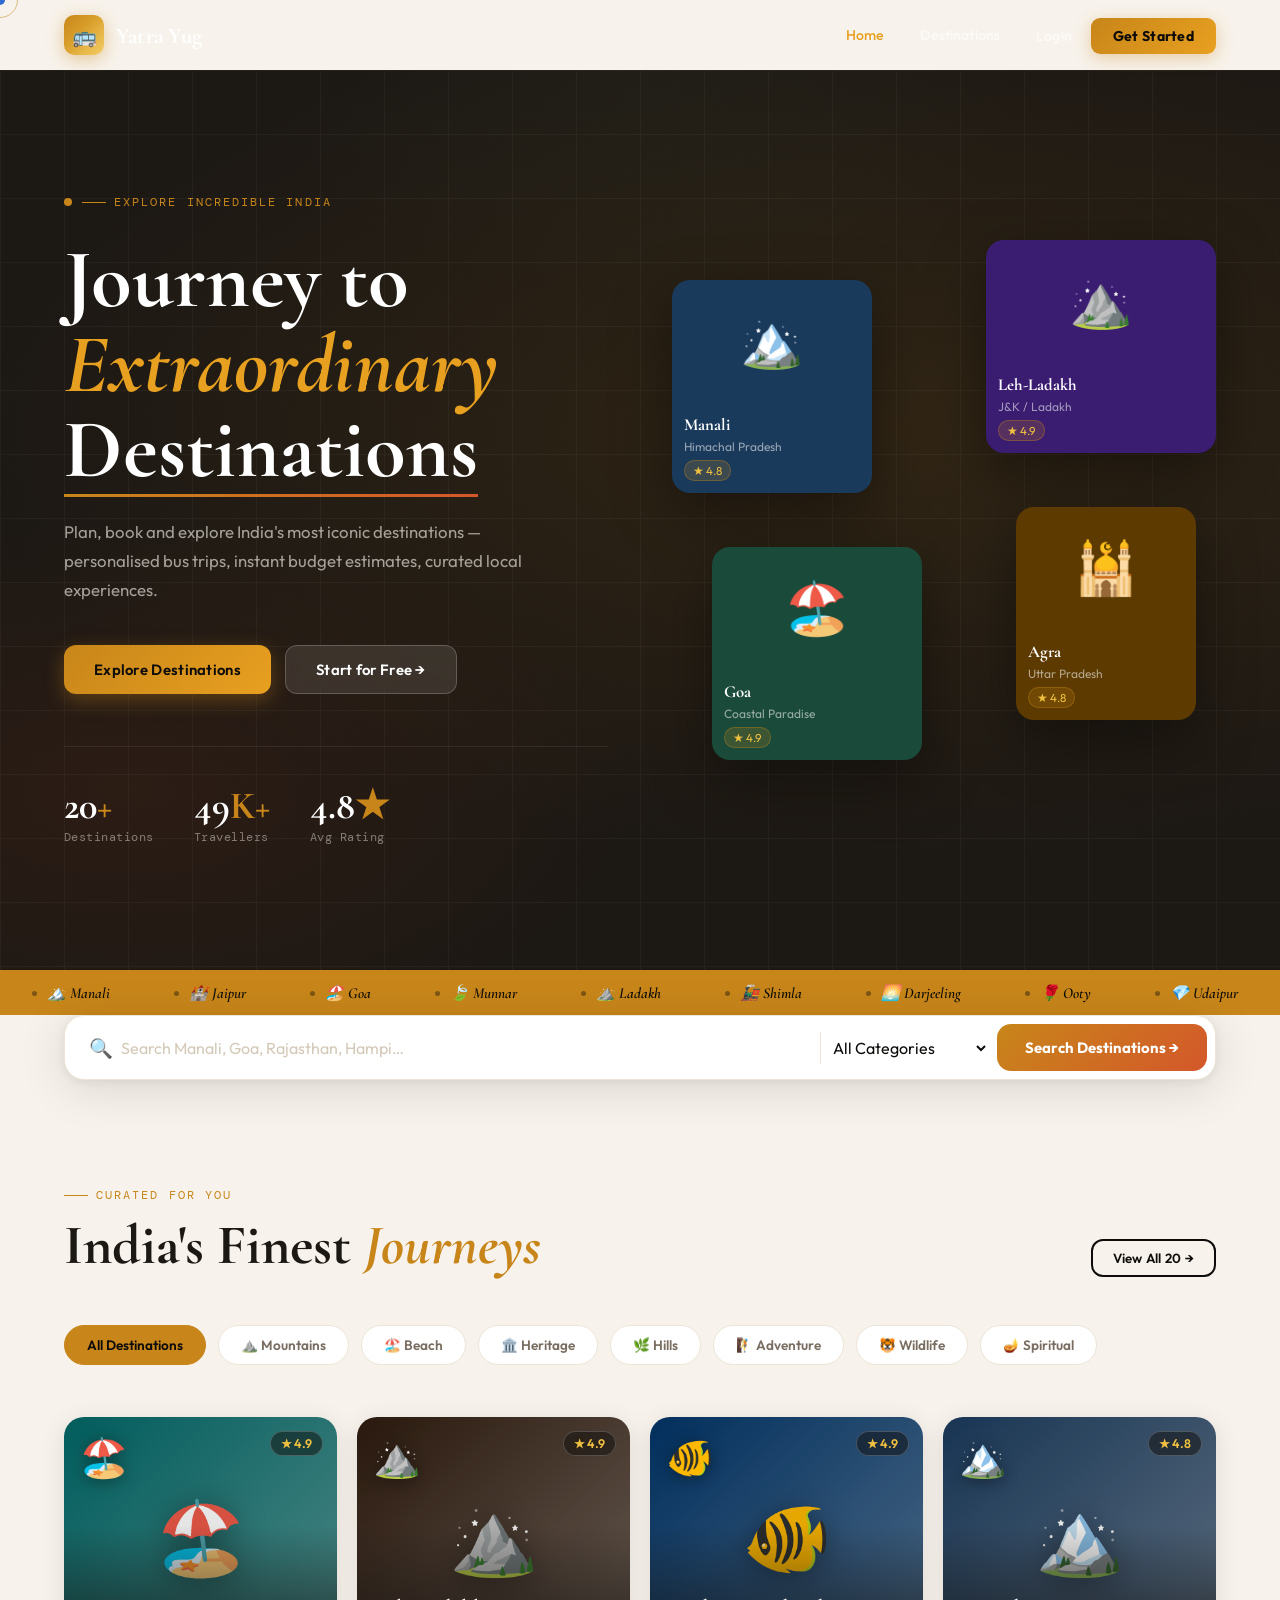
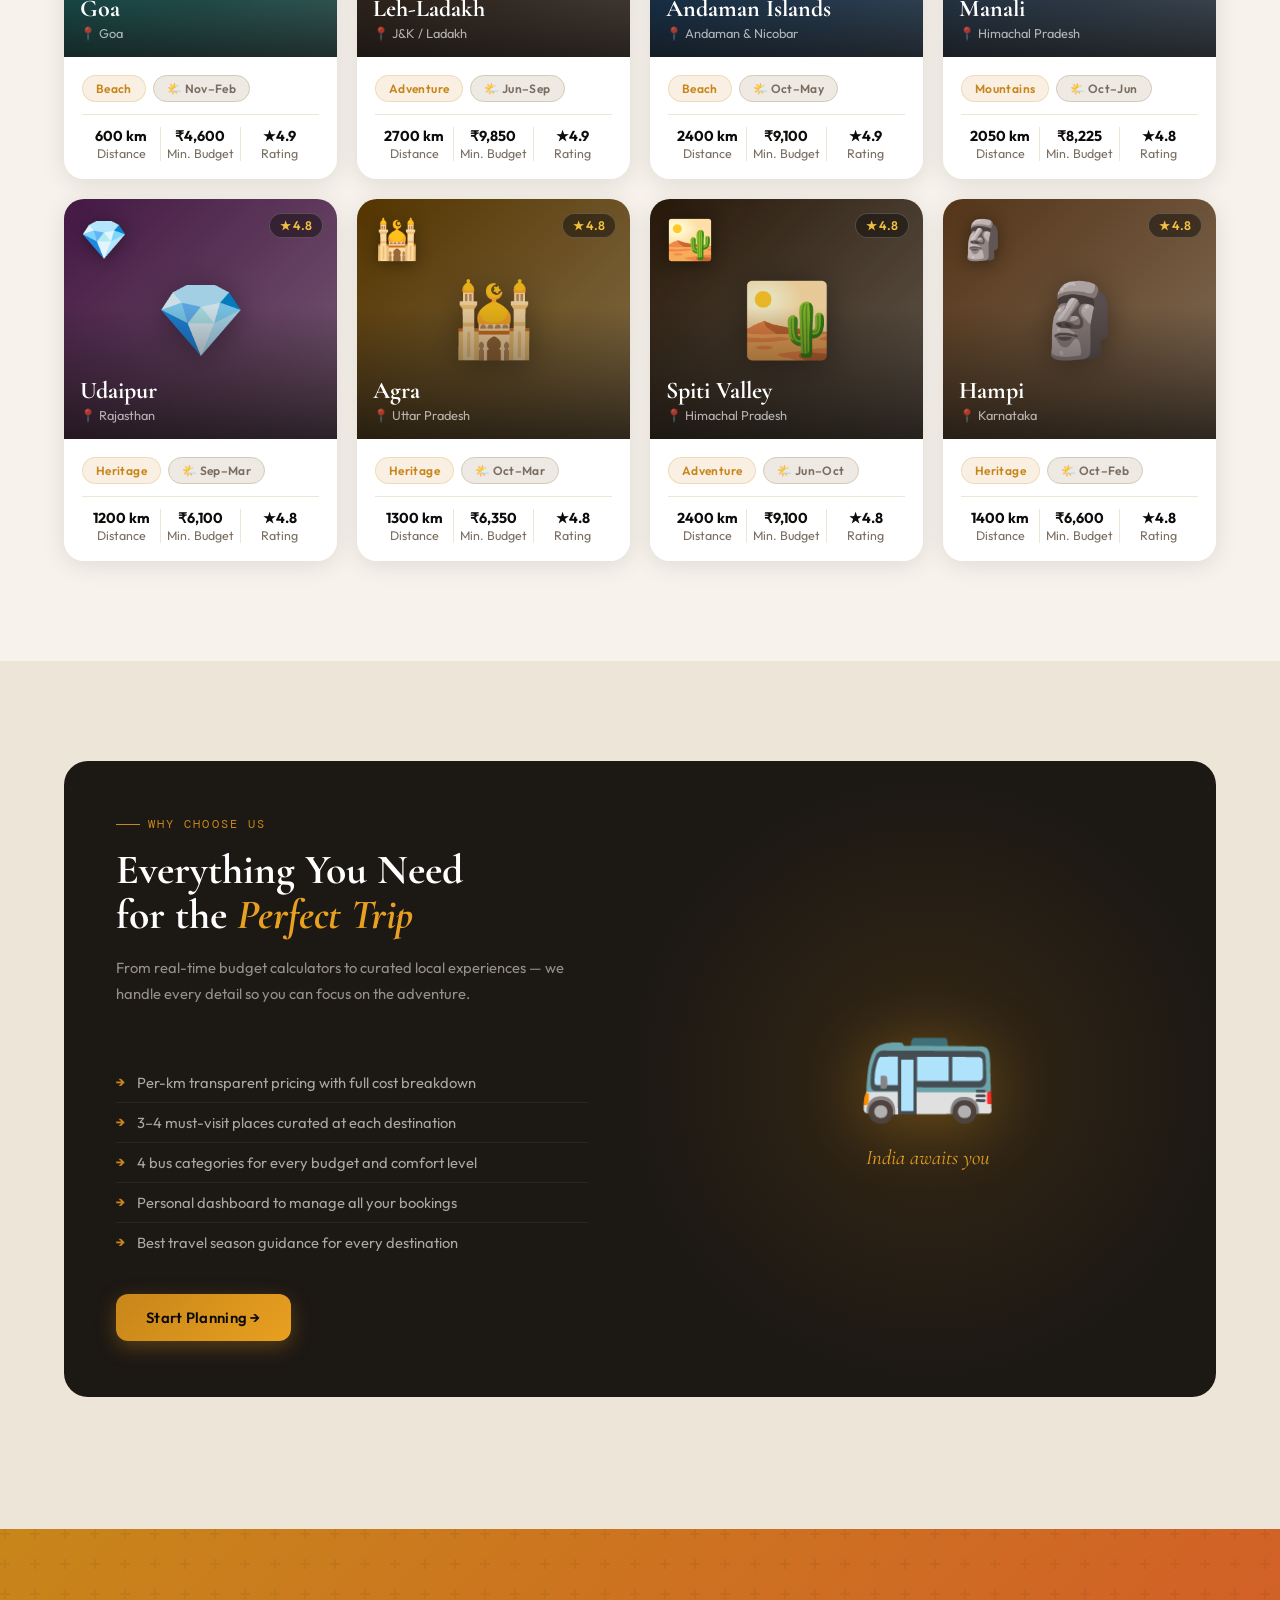
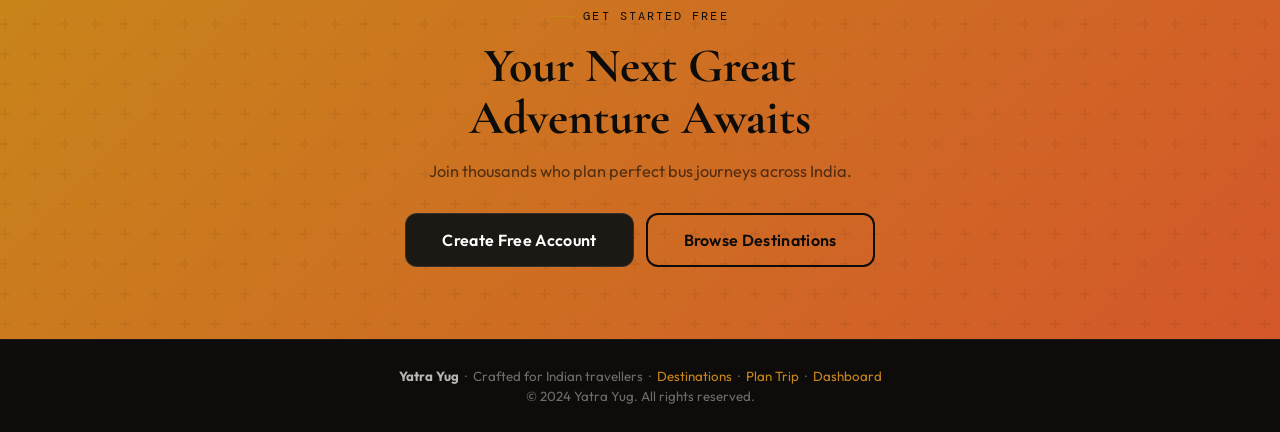
<file: index.html>
<!DOCTYPE html>
<html lang="en">
<head>
<meta charset="UTF-8"/><meta name="viewport" content="width=device-width,initial-scale=1"/>
<title>Yatra Yug — Journey Beyond the Ordinary</title>
<link rel="stylesheet" href="style.css"/>
<style>
/* ── HERO ── */
.hero {
  min-height: 100vh; position: relative; overflow: hidden;
  display: flex; align-items: center;
  background: var(--ink2);
}
.hero-bg-canvas {
  position: absolute; inset: 0;
  background: radial-gradient(ellipse 120% 80% at 70% 40%, rgba(200,134,26,0.12) 0%, transparent 60%),
              radial-gradient(ellipse 80% 60% at 10% 80%, rgba(184,68,26,0.1) 0%, transparent 50%),
              radial-gradient(ellipse 60% 50% at 50% 0%, rgba(61,107,86,0.06) 0%, transparent 50%);
}
.hero-grid-lines {
  position: absolute; inset: 0; opacity: 0.04;
  background-image:
    linear-gradient(rgba(247,242,235,1) 1px, transparent 1px),
    linear-gradient(90deg, rgba(247,242,235,1) 1px, transparent 1px);
  background-size: 64px 64px;
}
.hero-content {
  position: relative; z-index: 2;
  padding: 0 5%; width: 100%;
  display: grid; grid-template-columns: 1fr 1fr; gap: 64px; align-items: center;
}
.hero-left { max-width: 620px; }
.hero-eyebrow {
  display: flex; align-items: center; gap: 10px;
  margin-bottom: 28px;
}
.hero-eyebrow-dot {
  width: 8px; height: 8px; border-radius: 50%;
  background: var(--amber); animation: pulseGlow 2.5s infinite;
}
.hero-title {
  font-family: var(--font-display);
  font-size: clamp(3rem, 6.5vw, 5.2rem);
  font-weight: 700; line-height: 1.02;
  color: var(--white); margin-bottom: 24px;
}
.hero-title em { font-style: italic; color: var(--amber2); }
.hero-title .underline-word {
  position: relative; display: inline-block;
}
.hero-title .underline-word::after {
  content: '';
  position: absolute; bottom: -4px; left: 0; right: 0; height: 3px;
  background: linear-gradient(90deg, var(--amber), var(--terra2));
  transform: scaleX(0); transform-origin: left;
  animation: expandLine 1.2s 1s var(--ease) forwards;
}
@keyframes expandLine { to { transform: scaleX(1); } }
.hero-desc {
  color: rgba(247,242,235,0.62); font-size: 1.05rem; line-height: 1.75;
  max-width: 480px; margin-bottom: 40px;
}
.hero-actions { display: flex; gap: 14px; flex-wrap: wrap; margin-bottom: 52px; }
.hero-stats {
  display: flex; gap: 40px; padding-top: 40px;
  border-top: 1px solid rgba(255,255,255,0.08);
}
.hs-num {
  font-family: var(--font-display); font-size: 2.4rem;
  font-weight: 700; color: var(--white); line-height: 1;
}
.hs-num span { color: var(--amber); }
.hs-lbl { font-size: 0.78rem; color: rgba(247,242,235,0.45); margin-top: 4px; letter-spacing: 0.04em; font-family: var(--font-mono); }

/* Hero right — floating destination cards */
.hero-right { position: relative; height: 560px; }
.float-card {
  position: absolute; border-radius: 18px; overflow: hidden;
  box-shadow: 0 20px 60px rgba(0,0,0,0.4);
  animation: float 6s ease-in-out infinite;
  cursor: pointer; transition: transform 0.3s var(--ease);
}
.float-card:hover { transform: scale(1.04) !important; }
.fc1 {
  width: 200px; left: 0; top: 40px; animation-delay: 0s;
  background: #1a3a5c;
}
.fc2 {
  width: 230px; right: 0; top: 0; animation-delay: -2s;
  background: #3a1c71;
}
.fc3 {
  width: 210px; left: 40px; bottom: 40px; animation-delay: -4s;
  background: #1a4a3a;
}
.fc4 {
  width: 180px; right: 20px; bottom: 80px; animation-delay: -1s;
  background: #5c3a00;
}
.float-card-inner {
  padding: 16px;
  background: linear-gradient(0deg, rgba(0,0,0,0.65) 0%, transparent 55%);
}
.float-card-cover {
  height: 120px; display: flex; align-items: center; justify-content: center;
  font-size: 3.2rem; position: relative;
}
.float-card-info { padding: 14px 12px 12px; }
.float-card-name {
  font-family: var(--font-display); font-size: 1.05rem;
  font-weight: 700; color: var(--white); margin-bottom: 4px;
}
.float-card-meta { font-size: 0.75rem; color: rgba(255,255,255,0.55); }
.float-card-rating {
  display: inline-flex; align-items: center; gap: 3px;
  background: rgba(200,134,26,0.2); border: 1px solid rgba(200,134,26,0.35);
  color: var(--gold); padding: 2px 8px; border-radius: 50px;
  font-size: 0.72rem; margin-top: 6px;
}

/* ── SCROLL SEARCH ── */
.search-section {
  background: var(--cream); padding: 0 5%;
  margin-top: -1px;
}
.search-bar-mega {
  background: var(--white);
  border-radius: 20px;
  padding: 8px 8px 8px 24px;
  display: flex; align-items: center; gap: 8px;
  box-shadow: 0 8px 48px rgba(14,12,10,0.12), 0 2px 8px rgba(14,12,10,0.06);
  transform: translateY(-32px);
  border: 1px solid var(--cream2);
}
.sbm-input {
  flex: 1; border: none; outline: none;
  font-family: var(--font-body); font-size: 1rem;
  color: var(--ink); background: transparent;
  padding: 8px 0;
}
.sbm-input::placeholder { color: var(--stone); }
.sbm-divider { width: 1px; height: 32px; background: var(--cream2); }
.sbm-btn {
  background: linear-gradient(135deg, var(--amber), var(--terra2));
  color: var(--white); border: none; border-radius: 14px;
  padding: 14px 28px; font-family: var(--font-body);
  font-size: 0.93rem; font-weight: 700; cursor: pointer;
  transition: all 0.25s var(--ease); white-space: nowrap;
}
.sbm-btn:hover { transform: scale(1.03); box-shadow: 0 8px 24px rgba(200,134,26,0.4); }

/* ── FEATURED GRID ── */
.featured-grid {
  display: grid;
  grid-template-columns: repeat(4, 1fr);
  gap: 20px;
}
@media (max-width: 1100px) { .featured-grid { grid-template-columns: repeat(2, 1fr); } }
@media (max-width: 640px)  { .featured-grid { grid-template-columns: 1fr; } }

/* ── CATEGORY STRIP ── */
.cat-strip { display: flex; gap: 12px; overflow-x: auto; padding-bottom: 4px; margin-bottom: 48px; }
.cat-strip::-webkit-scrollbar { display: none; }
.cat-btn {
  flex-shrink: 0; padding: 10px 22px; border-radius: 50px;
  border: 1.5px solid var(--cream2); background: var(--white);
  font-family: var(--font-body); font-size: 0.85rem; font-weight: 600;
  cursor: pointer; transition: all 0.2s; color: var(--muted);
}
.cat-btn:hover, .cat-btn.active {
  border-color: var(--amber); background: var(--amber); color: var(--ink);
}

/* ── EDITORIAL STRIP ── */
.editorial {
  display: grid; grid-template-columns: 1fr 1fr; gap: 0;
  background: var(--ink2); overflow: hidden; border-radius: 24px;
  margin: 0 0 32px;
}
.editorial-left { padding: 56px 52px; display: flex; flex-direction: column; justify-content: center; }
.editorial-right {
  position: relative; overflow: hidden;
  min-height: 360px;
  display: flex; align-items: center; justify-content: center;
  font-size: 9rem;
}
.editorial-right::before {
  content: '';
  position: absolute; inset: 0;
  background: radial-gradient(circle at center, rgba(200,134,26,0.15), transparent 70%);
}
.editorial-list { list-style: none; margin-top: 28px; }
.editorial-list li {
  display: flex; align-items: center; gap: 12px;
  color: rgba(247,242,235,0.65); font-size: 0.92rem;
  padding: 10px 0; border-bottom: 1px solid rgba(255,255,255,0.06);
}
.editorial-list li:last-child { border-bottom: none; }
.editorial-list li::before {
  content: '→'; color: var(--amber); font-weight: 700; font-size: 0.85rem;
}

/* ── CTA BAND ── */
.cta-band {
  background: linear-gradient(135deg, var(--amber) 0%, var(--terra2) 100%);
  padding: 72px 5%; text-align: center; position: relative; overflow: hidden;
}
.cta-band::before {
  content: '';
  position: absolute; inset: 0;
  background: url("data:image/svg+xml,%3Csvg width='60' height='60' viewBox='0 0 60 60' xmlns='http://www.w3.org/2000/svg'%3E%3Cg fill='none' fill-rule='evenodd'%3E%3Cg fill='%23000' fill-opacity='0.05'%3E%3Cpath d='M36 34v-4h-2v4h-4v2h4v4h2v-4h4v-2h-4zm0-30V0h-2v4h-4v2h4v4h2V6h4V4h-4zM6 34v-4H4v4H0v2h4v4h2v-4h4v-2H6zM6 4V0H4v4H0v2h4v4h2V6h4V4H6z'/%3E%3C/g%3E%3C/g%3E%3C/svg%3E");
}

@media (max-width: 900px) {
  .hero-content { grid-template-columns: 1fr; }
  .hero-right { display: none; }
  .editorial { grid-template-columns: 1fr; }
  .editorial-right { display: none; }
}
</style>
</head>
<body>
<div class="cursor" id="cursor"></div>
<div class="cursor-ring" id="cursorRing"></div>
<div class="scroll-line" id="scrollLine"></div>

<nav class="navbar" id="navbar">
  <a href="index.html" class="nav-brand">
    <div class="nav-logo-wrap">🚌</div>
    <span class="nav-brand-name">Yatra</em> Yug</span>
  </a>
  <div class="nav-links">
    <a href="index.html" class="nav-link active hide-sm">Home</a>
    <a href="destinations.html" class="nav-link hide-sm">Destinations</a>
    <div id="navUser"></div>
  </div>
</nav>

<main>
<!-- HERO -->
<section class="hero">
  <div class="hero-bg-canvas"></div>
  <div class="hero-grid-lines"></div>
  <div class="hero-content">
    <div class="hero-left">
      <div class="hero-eyebrow reveal">
        <div class="hero-eyebrow-dot"></div>
        <span class="eyebrow">Explore Incredible India</span>
      </div>
      <h1 class="hero-title reveal d1">
        Journey to<br>
        <em>Extraordinary</em><br>
        <span class="underline-word">Destinations</span>
      </h1>
      <p class="hero-desc reveal d2">
        Plan, book and explore India's most iconic destinations — personalised bus trips, instant budget estimates, curated local experiences.
      </p>
      <div class="hero-actions reveal d3">
        <a href="destinations.html" class="btn btn-amber">Explore Destinations</a>
        <a href="register.html" class="btn btn-ghost-light" id="heroSecBtn">Start for Free →</a>
      </div>
      <div class="hero-stats reveal d4">
        <div><div class="hs-num" id="statTrips">0<span>+</span></div><div class="hs-lbl">Destinations</div></div>
        <div><div class="hs-num" id="statTrav">0<span>K+</span></div><div class="hs-lbl">Travellers</div></div>
        <div><div class="hs-num" id="statRat">0<span>★</span></div><div class="hs-lbl">Avg Rating</div></div>
      </div>
    </div>
    <div class="hero-right reveal d2">
      <div class="float-card fc1">
        <div class="float-card-cover">🏔️</div>
        <div class="float-card-info">
          <div class="float-card-name">Manali</div>
          <div class="float-card-meta">Himachal Pradesh</div>
          <div class="float-card-rating">★ 4.8</div>
        </div>
      </div>
      <div class="float-card fc2">
        <div class="float-card-cover">⛰️</div>
        <div class="float-card-info">
          <div class="float-card-name">Leh-Ladakh</div>
          <div class="float-card-meta">J&K / Ladakh</div>
          <div class="float-card-rating">★ 4.9</div>
        </div>
      </div>
      <div class="float-card fc3">
        <div class="float-card-cover">🏖️</div>
        <div class="float-card-info">
          <div class="float-card-name">Goa</div>
          <div class="float-card-meta">Coastal Paradise</div>
          <div class="float-card-rating">★ 4.9</div>
        </div>
      </div>
      <div class="float-card fc4">
        <div class="float-card-cover">🕌</div>
        <div class="float-card-info">
          <div class="float-card-name">Agra</div>
          <div class="float-card-meta">Uttar Pradesh</div>
          <div class="float-card-rating">★ 4.8</div>
        </div>
      </div>
    </div>
  </div>
</section>

<!-- MARQUEE -->
<div class="marquee-strip">
  <div class="marquee-track" id="mqTrack"></div>
</div>

<!-- SEARCH BAR -->
<div class="search-section">
  <div class="search-bar-mega reveal">
    <span style="font-size:1.2rem">🔍</span>
    <input class="sbm-input" id="heroQ" placeholder="Search Manali, Goa, Rajasthan, Hampi…" onkeydown="if(event.key==='Enter')doSearch()"/>
    <div class="sbm-divider hide-sm"></div>
    <select class="sbm-input hide-sm" style="max-width:160px;cursor:pointer" id="heroCat">
      <option value="">All Categories</option>
      <option>Mountains</option><option>Beach</option><option>Heritage</option>
      <option>Hills</option><option>Adventure</option><option>Wildlife</option>
      <option>Nature</option><option>Spiritual</option>
    </select>
    <button class="sbm-btn" onclick="doSearch()">Search Destinations →</button>
  </div>
</div>

<!-- FEATURED DESTINATIONS -->
<section class="section section-cream">
  <div class="reveal" style="margin-bottom:48px;display:flex;align-items:flex-end;justify-content:space-between;flex-wrap:wrap;gap:16px">
    <div>
      <div class="eyebrow" style="margin-bottom:12px">Curated for you</div>
      <h2 class="display-l" style="color:var(--ink2)">India's Finest <em style="font-style:italic;color:var(--amber)">Journeys</em></h2>
    </div>
    <a href="destinations.html" class="btn btn-outline btn-sm">View All 20 →</a>
  </div>

  <div class="cat-strip reveal d1" id="homeCatStrip">
    <button class="cat-btn active" onclick="filterHome('')">All Destinations</button>
    <button class="cat-btn" onclick="filterHome('Mountains')">⛰️ Mountains</button>
    <button class="cat-btn" onclick="filterHome('Beach')">🏖️ Beach</button>
    <button class="cat-btn" onclick="filterHome('Heritage')">🏛️ Heritage</button>
    <button class="cat-btn" onclick="filterHome('Hills')">🌿 Hills</button>
    <button class="cat-btn" onclick="filterHome('Adventure')">🧗 Adventure</button>
    <button class="cat-btn" onclick="filterHome('Wildlife')">🐯 Wildlife</button>
    <button class="cat-btn" onclick="filterHome('Spiritual')">🪔 Spiritual</button>
  </div>

  <div class="featured-grid" id="featuredGrid"></div>
</section>

<!-- EDITORIAL FEATURE BLOCK -->
<section class="section section-cream2">
  <div class="editorial reveal">
    <div class="editorial-left">
      <div class="eyebrow" style="color:var(--amber);margin-bottom:16px">Why Choose Us</div>
      <h2 style="font-family:var(--font-display);font-size:2.6rem;color:var(--white);margin-bottom:16px;line-height:1.1">Everything You Need<br>for the <em style="color:var(--amber2)">Perfect Trip</em></h2>
      <p style="color:rgba(247,242,235,0.55);line-height:1.75;font-size:0.92rem;margin-bottom:28px">From real-time budget calculators to curated local experiences — we handle every detail so you can focus on the adventure.</p>
      <ul class="editorial-list">
        <li>Per-km transparent pricing with full cost breakdown</li>
        <li>3–4 must-visit places curated at each destination</li>
        <li>4 bus categories for every budget and comfort level</li>
        <li>Personal dashboard to manage all your bookings</li>
        <li>Best travel season guidance for every destination</li>
      </ul>
      <a href="plan-trip.html" class="btn btn-amber" style="margin-top:32px;width:fit-content" id="editorialBtn">Start Planning →</a>
    </div>
    <div class="editorial-right">
      <div style="position:relative;z-index:1;text-align:center">
        <div style="font-size:7rem;margin-bottom:16px;filter:drop-shadow(0 8px 32px rgba(200,134,26,0.4))">🚌</div>
        <div style="font-family:var(--font-display);font-size:1.3rem;color:var(--amber2);font-style:italic">India awaits you</div>
      </div>
    </div>
  </div>
</section>

<!-- CTA BAND -->
<div class="cta-band" id="ctaBand">
  <div style="position:relative;z-index:1;max-width:600px;margin:0 auto">
    <div class="eyebrow reveal" style="color:var(--ink);justify-content:center;margin-bottom:16px">Get Started Free</div>
    <h2 class="reveal d1" style="font-family:var(--font-display);font-size:3rem;color:var(--ink);margin-bottom:16px;line-height:1.1">Your Next Great<br>Adventure Awaits</h2>
    <p class="reveal d2" style="color:rgba(14,12,10,0.65);margin-bottom:32px;font-size:1.02rem">Join thousands who plan perfect bus journeys across India.</p>
    <div class="reveal d3" style="display:flex;gap:12px;justify-content:center;flex-wrap:wrap">
      <a href="register.html" class="btn btn-dark" style="font-size:1rem;padding:15px 36px">Create Free Account</a>
      <a href="destinations.html" class="btn btn-outline" style="font-size:1rem;padding:15px 36px;border-color:var(--ink)">Browse Destinations</a>
    </div>
  </div>
</div>
</main>

<footer>
  <p style="margin-bottom:4px">
    <strong>Yatra Yug</strong> &nbsp;·&nbsp; Crafted for Indian travellers
    &nbsp;·&nbsp; <a href="destinations.html">Destinations</a>
    &nbsp;·&nbsp; <a href="plan-trip.html">Plan Trip</a>
    &nbsp;·&nbsp; <a href="dashboard.html">Dashboard</a>
  </p>
  <p>&copy; 2024 Yatra Yug. All rights reserved.</p>
</footer>

<script src="data.js"></script>
<script>
/* ── CURSOR ── */
const cur = document.getElementById('cursor');
const ring = document.getElementById('cursorRing');
let mx=0,my=0,rx=0,ry=0;
document.addEventListener('mousemove', e => {
  mx=e.clientX; my=e.clientY;
  cur.style.left=mx+'px'; cur.style.top=my+'px';
});
function animRing() {
  rx+=(mx-rx)*0.14; ry+=(my-ry)*0.14;
  ring.style.left=rx+'px'; ring.style.top=ry+'px';
  requestAnimationFrame(animRing);
}
animRing();
document.querySelectorAll('a,button,.dest-card,.float-card').forEach(el => {
  el.addEventListener('mouseenter', () => { cur.style.transform='translate(-50%,-50%) scale(2.5)'; ring.style.transform='translate(-50%,-50%) scale(1.5)'; });
  el.addEventListener('mouseleave', () => { cur.style.transform='translate(-50%,-50%) scale(1)'; ring.style.transform='translate(-50%,-50%) scale(1)'; });
});

/* ── SCROLL ── */
const scrollLine = document.getElementById('scrollLine');
const navbar = document.getElementById('navbar');
window.addEventListener('scroll', () => {
  const pct = window.scrollY / (document.body.scrollHeight - window.innerHeight);
  scrollLine.style.transform = `scaleX(${pct})`;
  navbar.classList.toggle('scrolled', window.scrollY > 60);
});

/* ── REVEAL ON SCROLL ── */
const ro = new IntersectionObserver(entries => {
  entries.forEach(e => { if(e.isIntersecting) e.target.classList.add('visible'); });
}, { threshold: 0.1 });
document.querySelectorAll('.reveal, .reveal-left, .reveal-scale').forEach(el => ro.observe(el));

/* ── COUNTER ANIMATION ── */
function countUp(el, target, suffix='', duration=1600) {
  let start=0, startTime=null;
  function step(ts) {
    if(!startTime) startTime=ts;
    const p = Math.min((ts-startTime)/duration,1);
    const ease = 1-Math.pow(1-p,3);
    el.firstChild.textContent = Math.round(ease*target);
    if(p<1) requestAnimationFrame(step);
    else el.firstChild.textContent = target;
  }
  requestAnimationFrame(step);
}
setTimeout(()=>{
  countUp(document.getElementById('statTrips'), 20);
  countUp(document.getElementById('statTrav'), 50);
  const ratEl = document.getElementById('statRat');
  ratEl.firstChild.textContent = '4.8';
}, 800);

/* ── AUTH STATE ── */
const u = getSession();
if(u) {
  document.getElementById('heroSecBtn').textContent='Plan My Trip →';
  document.getElementById('heroSecBtn').href='plan-trip.html';
  document.getElementById('editorialBtn').href='plan-trip.html';
  document.getElementById('ctaBand').style.display='none';
}
renderNavUser('navUser');

/* ── MARQUEE ── */
const places=['🏔️ Manali','🏰 Jaipur','🏖️ Goa','🍃 Munnar','⛰️ Ladakh','🚂 Shimla','🌅 Darjeeling','🌹 Ooty','💎 Udaipur','🕌 Agra','🪔 Varanasi','🧘 Rishikesh','☕ Coorg','🐠 Andaman','👑 Mysuru','🏞️ Nainital','🐯 Jim Corbett','🦁 Ranthambore','🏜️ Spiti Valley','🗿 Hampi'];
const mqTrack = document.getElementById('mqTrack');
mqTrack.innerHTML=[...places,...places].map(p=>`<div class="marquee-item"><div class="marquee-dot"></div>${p}</div>`).join('');

/* ── FEATURED GRID ── */
let activeCat='';
function filterHome(cat) {
  activeCat=cat;
  document.querySelectorAll('.cat-btn').forEach((b,i)=>{ b.classList.toggle('active', (cat==='' && i===0)||(b.textContent.includes(cat))); });
  renderFeatured();
}
function renderFeatured() {
  let list = [...DESTINATIONS].sort((a,b)=>b.rating-a.rating);
  if(activeCat) list=list.filter(d=>d.cat===activeCat);
  list=list.slice(0,8);
  document.getElementById('featuredGrid').innerHTML = list.map(d=>`
    <a href="destination.html?id=${d.id}" class="dest-card reveal">
      <div class="dest-card-img">
        <div class="dest-card-img-bg" style="background:linear-gradient(135deg,${d.color},${d.color}aa)">
          <span style="font-size:4.5rem;filter:drop-shadow(0 4px 16px rgba(0,0,0,0.4))">${d.emoji}</span>
        </div>
        <span class="dest-card-emoji">${d.emoji}</span>
        <div class="dest-card-rating">★ ${d.rating}</div>
        <div class="dest-card-title-wrap">
          <div class="dest-card-name">${d.name}</div>
          <div class="dest-card-state">📍 ${d.state}</div>
        </div>
      </div>
      <div class="dest-card-body">
        <div class="dest-card-tags">
          <span class="badge badge-amber">${d.cat}</span>
          <span class="badge badge-stone">🌤️ ${d.season}</span>
        </div>
        <div class="dest-card-stats">
          <div class="dcs"><strong>${d.km} km</strong>Distance</div>
          <div class="dcs"><strong>${fmt(d.km*2.5+3100)}</strong>Min. Budget</div>
          <div class="dcs"><strong>★${d.rating}</strong>Rating</div>
        </div>
      </div>
    </a>`).join('');
  document.querySelectorAll('.reveal').forEach(el=>ro.observe(el));
}
renderFeatured();

function doSearch() {
  const q=document.getElementById('heroQ').value.trim();
  const cat=document.getElementById('heroCat')?.value||'';
  let url='destinations.html?';
  if(q) url+='search='+encodeURIComponent(q)+'&';
  if(cat) url+='cat='+encodeURIComponent(cat);
  window.location.href=url;
}

function renderNavUser(id) {
  const el=document.getElementById(id); if(!el) return;
  if(u) {
    el.innerHTML=`
      <a href="plan-trip.html" class="nav-link hide-sm">Plan Trip</a>
      <a href="dashboard.html" class="nav-link hide-sm">My Trips</a>
      <div class="nav-user-chip">
        <div class="nav-avatar">${u.name[0].toUpperCase()}</div>
        <span class="hide-sm">${u.name.split(' ')[0]}</span>
      </div>
      <a href="#" onclick="logout()" class="nav-logout">Logout</a>`;
  } else {
    el.innerHTML=`
      <a href="login.html" class="nav-link hide-sm">Login</a>
      <a href="register.html" class="nav-cta">Get Started</a>`;
  }
}
</script>
</body>
</html>
</file>
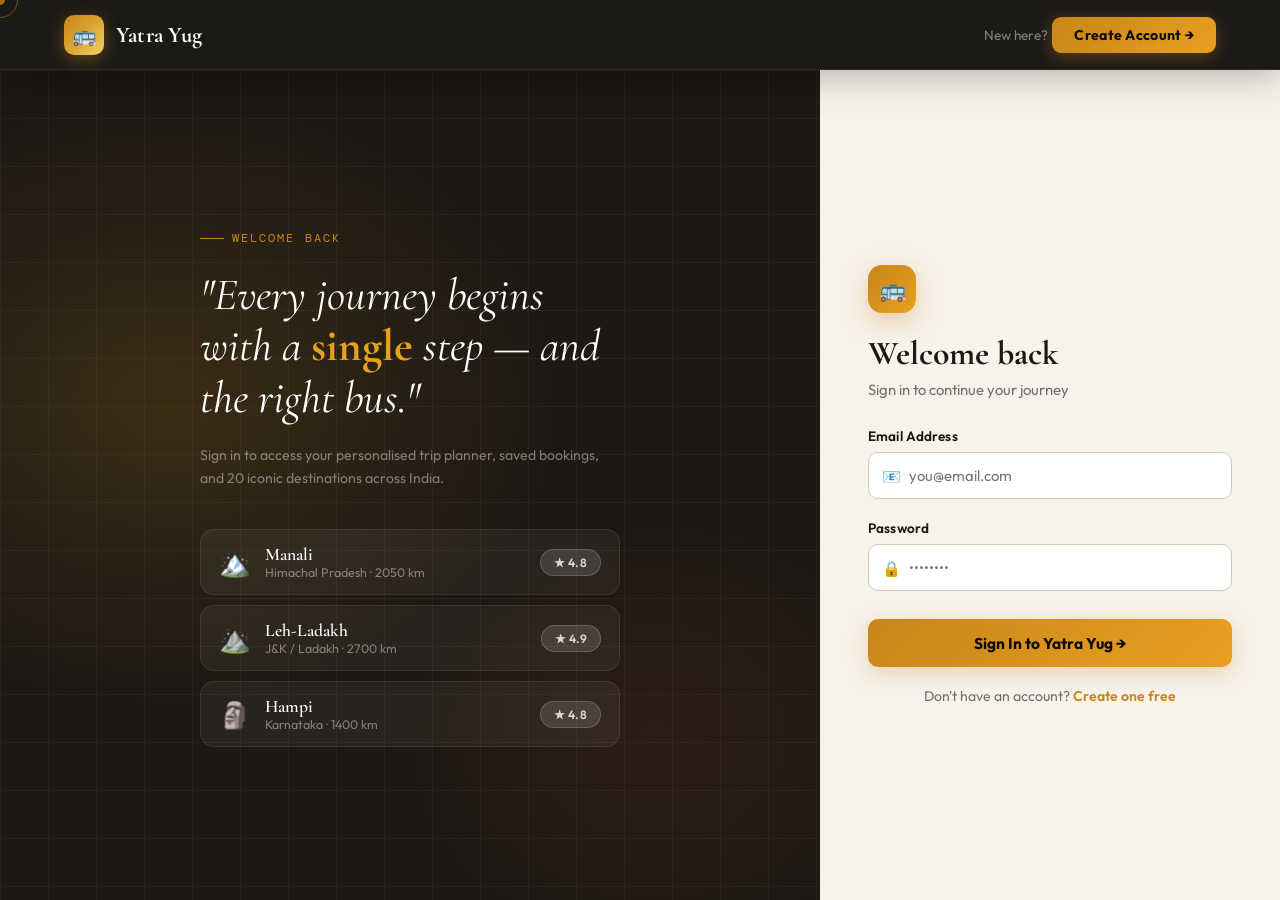
<file: dashboard.html>
<!DOCTYPE html>
<html lang="en">
<head>
<meta charset="UTF-8"/><meta name="viewport" content="width=device-width,initial-scale=1"/>
<title>My Dashboard — Yatra Yug</title>
<link rel="stylesheet" href="style.css"/>
<style>
.dash-hero {
  background: linear-gradient(160deg, var(--ink2) 0%, #16100a 60%, #0a1a12 100%);
  padding: 52px 5% 44px; position: relative; overflow: hidden;
}
.dash-hero::before { content:''; position:absolute; width:500px; height:500px; background:radial-gradient(circle,rgba(200,134,26,.15),transparent 65%); top:-150px; right:-80px; border-radius:50%; }
.dash-hero::after  { content:''; position:absolute; width:360px; height:360px; background:radial-gradient(circle,rgba(61,107,86,.1),transparent 65%); bottom:-80px; left:5%; border-radius:50%; }
.dh-inner { position:relative; z-index:1; }
.dh-av { width:56px; height:56px; background:linear-gradient(135deg,var(--sage),var(--sage2)); border-radius:16px; display:inline-flex; align-items:center; justify-content:center; font-size:1.5rem; font-weight:900; color:#fff; margin-bottom:14px; box-shadow:0 8px 24px rgba(61,107,86,.3); }
.dh-name { font-family:var(--font-display); font-size:2.2rem; color:var(--white); margin-bottom:4px; }
.dh-name em { font-style:italic; color:var(--amber2); }
.dh-email { color:rgba(247,242,235,.42); font-size:.85rem; margin-bottom:28px; font-family:var(--font-mono); }
.dh-stat-row { display:flex; gap:16px; flex-wrap:wrap; }
.dhsr { background:rgba(255,255,255,.06); border:1px solid rgba(255,255,255,.09); border-radius:14px; padding:14px 20px; display:flex; align-items:center; gap:11px; transition:all .25s var(--ease); }
.dhsr:hover { background:rgba(255,255,255,.09); transform:translateY(-2px); }
.dhsr .dv { font-family:var(--font-display); font-size:1.5rem; color:var(--white); font-weight:700; line-height:1; }
.dhsr .dl { font-size:.72rem; color:rgba(247,242,235,.42); font-family:var(--font-mono); margin-top:3px; letter-spacing:.04em; }
.dash-body { padding:44px 5%; }
.section-header { display:flex; align-items:center; justify-content:space-between; flex-wrap:wrap; gap:12px; margin-bottom:28px; }
.booking-card {
  background:var(--white); border-radius:20px; overflow:hidden; display:flex;
  box-shadow:0 4px 20px rgba(14,12,10,.07); border:1px solid var(--cream2);
  margin-bottom:18px; transition:all .35s var(--ease);
}
.booking-card:hover { box-shadow:0 16px 48px rgba(14,12,10,.14); transform:translateX(6px); }
.bc-stripe { width:90px; min-width:90px; display:flex; align-items:center; justify-content:center; font-size:2.8rem; position:relative; }
.bc-stripe::after { content:''; position:absolute; right:0; top:0; bottom:0; width:1px; background:var(--cream2); }
.bc-body { flex:1; padding:20px; }
.bc-top { display:flex; align-items:flex-start; justify-content:space-between; flex-wrap:wrap; gap:8px; margin-bottom:8px; }
.bc-name { font-family:var(--font-display); font-size:1.2rem; color:var(--ink2); font-weight:700; }
.bc-state { color:var(--muted); font-size:.8rem; margin-bottom:12px; }
.bc-meta { display:flex; gap:16px; flex-wrap:wrap; font-size:.83rem; }
.bc-mi { display:flex; align-items:center; gap:4px; color:var(--muted); }
.bc-mi strong { color:var(--ink2); font-weight:600; }
.bc-foot { margin-top:12px; padding-top:12px; border-top:1px solid var(--cream2); display:flex; align-items:center; justify-content:space-between; flex-wrap:wrap; gap:8px; }
.bc-amount { font-family:var(--font-display); font-size:1.2rem; color:var(--sage2); font-weight:900; }
.bc-status { background:rgba(61,107,86,.1); color:var(--sage2); border:1px solid rgba(61,107,86,.2); padding:4px 12px; border-radius:50px; font-size:.74rem; font-weight:700; }
.empty-dash { text-align:center; padding:80px 20px; }
.empty-dash .ei { font-size:4rem; margin-bottom:16px; }
.plans-section { margin-top:34px; }
.plans-table-wrap {
  background:var(--white);
  border-radius:20px;
  overflow:hidden;
  border:1px solid var(--cream2);
  box-shadow:0 4px 20px rgba(14,12,10,.07);
}
.plans-table { width:100%; border-collapse:collapse; min-width:1180px; }
.plans-table th,
.plans-table td {
  padding:16px 18px;
  text-align:left;
  border-bottom:1px solid var(--cream2);
  font-size:.88rem;
  vertical-align:top;
}
.plans-table th {
  background:rgba(200,134,26,.08);
  color:var(--ink2);
  font-family:var(--font-mono);
  font-size:.75rem;
  letter-spacing:.05em;
}
.plans-table td { color:var(--muted); }
.plans-table td strong { color:var(--ink2); font-weight:700; }
.plans-table tr:last-child td { border-bottom:none; }
.plans-table-empty {
  background:var(--white);
  border:1px solid var(--cream2);
  border-radius:20px;
  box-shadow:0 4px 20px rgba(14,12,10,.07);
  padding:28px 24px;
  color:var(--muted);
}
@media(max-width:900px){.plans-table-wrap{overflow-x:auto;}}
</style>
</head>
<body>
<div class="cursor" id="cursor"></div>
<div class="cursor-ring" id="cursorRing"></div>
<div class="scroll-line" id="scrollLine"></div>
<nav class="navbar scrolled" id="navbar">
  <a href="index.html" class="nav-brand"><div class="nav-logo-wrap">🚌</div><span class="nav-brand-name">Yatra</em> Yug</span></a>
  <div class="nav-links">
    <a href="destinations.html" class="nav-link hide-sm">Destinations</a>
    <a href="plan-trip.html" class="nav-link hide-sm">Plan Trip</a>
    <div id="navUser"></div>
  </div>
</nav>
<main>
<div class="dash-hero">
  <div class="dh-inner">
    <div class="dh-av" id="dhAv"></div>
    <div class="dh-name" id="dhName"></div>
    <div class="dh-email" id="dhEmail"></div>
    <div class="dh-stat-row" id="dhStats"></div>
  </div>
</div>
<div class="dash-body">
  <div class="section-header">
    <h2 id="bkTitle" style="font-family:var(--font-display);font-size:1.7rem;color:var(--ink2)">My Bookings</h2>
    <div style="display:flex;gap:10px">
      <a href="plan-trip.html" class="btn btn-amber btn-sm">+ New Trip</a>
      <a href="destinations.html" class="btn btn-outline btn-sm">Browse</a>
    </div>
  </div>
  <div id="bookingsList"></div>
  <section class="plans-section">
    <div class="section-header" style="margin-top:34px">
      <h2 id="plansTitle" style="font-family:var(--font-display);font-size:1.7rem;color:var(--ink2)">Planned Trips Database</h2>
      <a href="yatrayug_data.sql" class="btn btn-outline btn-sm">Open SQL File</a>
    </div>
    <div id="plansTableMount"></div>
  </section>
</div>
</main>
<footer><p><strong>Yatra Yug</strong> &nbsp;·&nbsp; &copy; 2024 &nbsp;·&nbsp; <a href="index.html">Home</a></p></footer>
<script src="data.js"></script>
<script>
const sessionReady=requireLogin('dashboard.html');
const cur=document.getElementById('cursor'),ring=document.getElementById('cursorRing');
let mx=0,my=0,rx=0,ry=0;
document.addEventListener('mousemove',e=>{mx=e.clientX;my=e.clientY;cur.style.left=mx+'px';cur.style.top=my+'px';});
function animRing(){rx+=(mx-rx)*0.14;ry+=(my-ry)*0.14;ring.style.left=rx+'px';ring.style.top=ry+'px';requestAnimationFrame(animRing);}
animRing();
window.addEventListener('scroll',()=>{const pct=window.scrollY/(document.body.scrollHeight-window.innerHeight);document.getElementById('scrollLine').style.transform=`scaleX(${pct})`;});
const ro=new IntersectionObserver(e=>e.forEach(x=>{if(x.isIntersecting)x.target.classList.add('visible');}),{threshold:0.08});

const user=getSession();
if(sessionReady && user){
document.getElementById('dhAv').textContent=user.name[0].toUpperCase();
document.getElementById('dhName').innerHTML=`Hello, <em>${user.name.split(' ')[0]}</em> 👋`;
document.getElementById('dhEmail').textContent=user.email;

function renderBookings(bks){
  const totalSpent=bks.reduce((s,b)=>s+(b.budget?.total||0),0);
  document.getElementById('dhStats').innerHTML=`
    <div class="dhsr"><span style="font-size:1.3rem">🚌</span><div><div class="dv">${bks.length}</div><div class="dl">TOTAL TRIPS</div></div></div>
    <div class="dhsr"><span style="font-size:1.3rem">✅</span><div><div class="dv">${bks.filter(b=>b.status==='Confirmed').length}</div><div class="dl">CONFIRMED</div></div></div>
    ${bks.length?`<div class="dhsr"><span style="font-size:1.3rem">💰</span><div><div class="dv">₹${(totalSpent/1000).toFixed(1)}K</div><div class="dl">TOTAL SPENT</div></div></div>`:''}`;
  document.getElementById('bkTitle').innerHTML=`My Bookings <span style="font-size:1rem;color:var(--muted);font-family:var(--font-mono);font-weight:400">(${bks.length})</span>`;

  if(bks.length){
    document.getElementById('bookingsList').innerHTML=bks.map(b=>`
      <div class="booking-card reveal">
        <div class="bc-stripe" style="background:${b.color}18"><span>${b.emoji}</span></div>
        <div class="bc-body">
          <div class="bc-top">
            <div><div class="bc-name">${b.destName}</div><div class="bc-state">📍 ${b.state}</div></div>
            <span class="bc-status">${b.status}</span>
          </div>
          <div class="bc-meta">
            <span class="bc-mi">📅 Travel: <strong>${b.tDate}</strong></span>
            <span class="bc-mi">↩️ Return: <strong>${b.rDate}</strong></span>
            <span class="bc-mi">👥 <strong>${b.pax}</strong> Passenger${b.pax>1?'s':''}</span>
            <span class="bc-mi">🚌 <strong>${b.bus}</strong></span>
          </div>
          <div class="bc-foot">
            <div class="bc-amount">${fmt(b.budget?.total||0)}</div>
            <a href="destination.html?id=${b.destId}" class="btn btn-outline btn-sm">View Destination</a>
          </div>
        </div>
      </div>`).join('');
  }else{
    document.getElementById('bookingsList').innerHTML=`
      <div class="empty-dash">
        <div class="ei">🗺️</div>
        <h3 style="font-family:var(--font-display);font-size:1.6rem;color:var(--ink2);margin-bottom:8px">No trips yet</h3>
        <p style="color:var(--muted);margin-bottom:24px">Your adventure starts with a single destination</p>
        <a href="plan-trip.html" class="btn btn-amber" style="font-size:1rem">Plan My First Trip →</a>
      </div>`;
  }
}

function renderPlannedTrips(rows){
  document.getElementById('plansTitle').innerHTML=`Planned Trips Database <span style="font-size:1rem;color:var(--muted);font-family:var(--font-mono);font-weight:400">(${rows.length})</span>`;
  const mount=document.getElementById('plansTableMount');
  if(rows.length){
    mount.innerHTML=`
      <div class="plans-table-wrap reveal">
        <table class="plans-table">
          <thead>
            <tr>
              <th>Trip ID</th>
              <th>Traveler</th>
              <th>Email</th>
              <th>Mobile</th>
              <th>Location</th>
              <th>Destination</th>
              <th>Travel Date</th>
              <th>Return Date</th>
              <th>Passengers</th>
              <th>Bus Type</th>
              <th>Total Cost</th>
              <th>Status</th>
              <th>Booked On</th>
            </tr>
          </thead>
          <tbody>
            ${rows.map(row=>`
              <tr>
                <td><strong>${row.id}</strong></td>
                <td>${row.traveler_name || '-'}</td>
                <td>${row.traveler_email || '-'}</td>
                <td>${row.traveler_phone || '-'}</td>
                <td>${row.traveler_location || '-'}</td>
                <td><strong>${row.destination_name}</strong><br><span style="font-size:.78rem">${row.state}</span></td>
                <td>${row.travel_date}</td>
                <td>${row.return_date}</td>
                <td>${row.passengers}</td>
                <td>${row.bus_type}</td>
                <td><strong>${fmt(row.total_cost || 0)}</strong></td>
                <td>${row.status}</td>
                <td>${row.booked_at}</td>
              </tr>`).join('')}
          </tbody>
        </table>
      </div>`;
  }else{
    mount.innerHTML=`
      <div class="plans-table-empty">
        No trip plans found in the SQL database yet.
      </div>`;
  }
}

async function initDashboard(){
  try{
    const [bks,plannedTrips]=await Promise.all([
      apiGetBookings(user.id),
      apiGetPlannedTrips()
    ]);
    renderBookings(bks);
    renderPlannedTrips(plannedTrips);
    document.querySelectorAll('.reveal').forEach(el=>ro.observe(el));
  }catch(err){
    if((err.message||'').includes('User not found')){
      handleInvalidSession('dashboard.html');
      return;
    }
    document.getElementById('bookingsList').innerHTML=`
      <div class="plans-table-empty">Unable to load dashboard data. Start the local Python server and try again.</div>`;
    document.getElementById('plansTableMount').innerHTML=`
      <div class="plans-table-empty">${err.message||'Unable to load trip records.'}</div>`;
  }
}
initDashboard();

const el=document.getElementById('navUser');
el.innerHTML=`<div class="nav-user-chip"><div class="nav-avatar">${user.name[0].toUpperCase()}</div><span class="hide-sm">${user.name.split(' ')[0]}</span></div><a href="#" onclick="logout()" class="nav-logout">Logout</a>`;
}
</script>
</body>
</html>
</file>
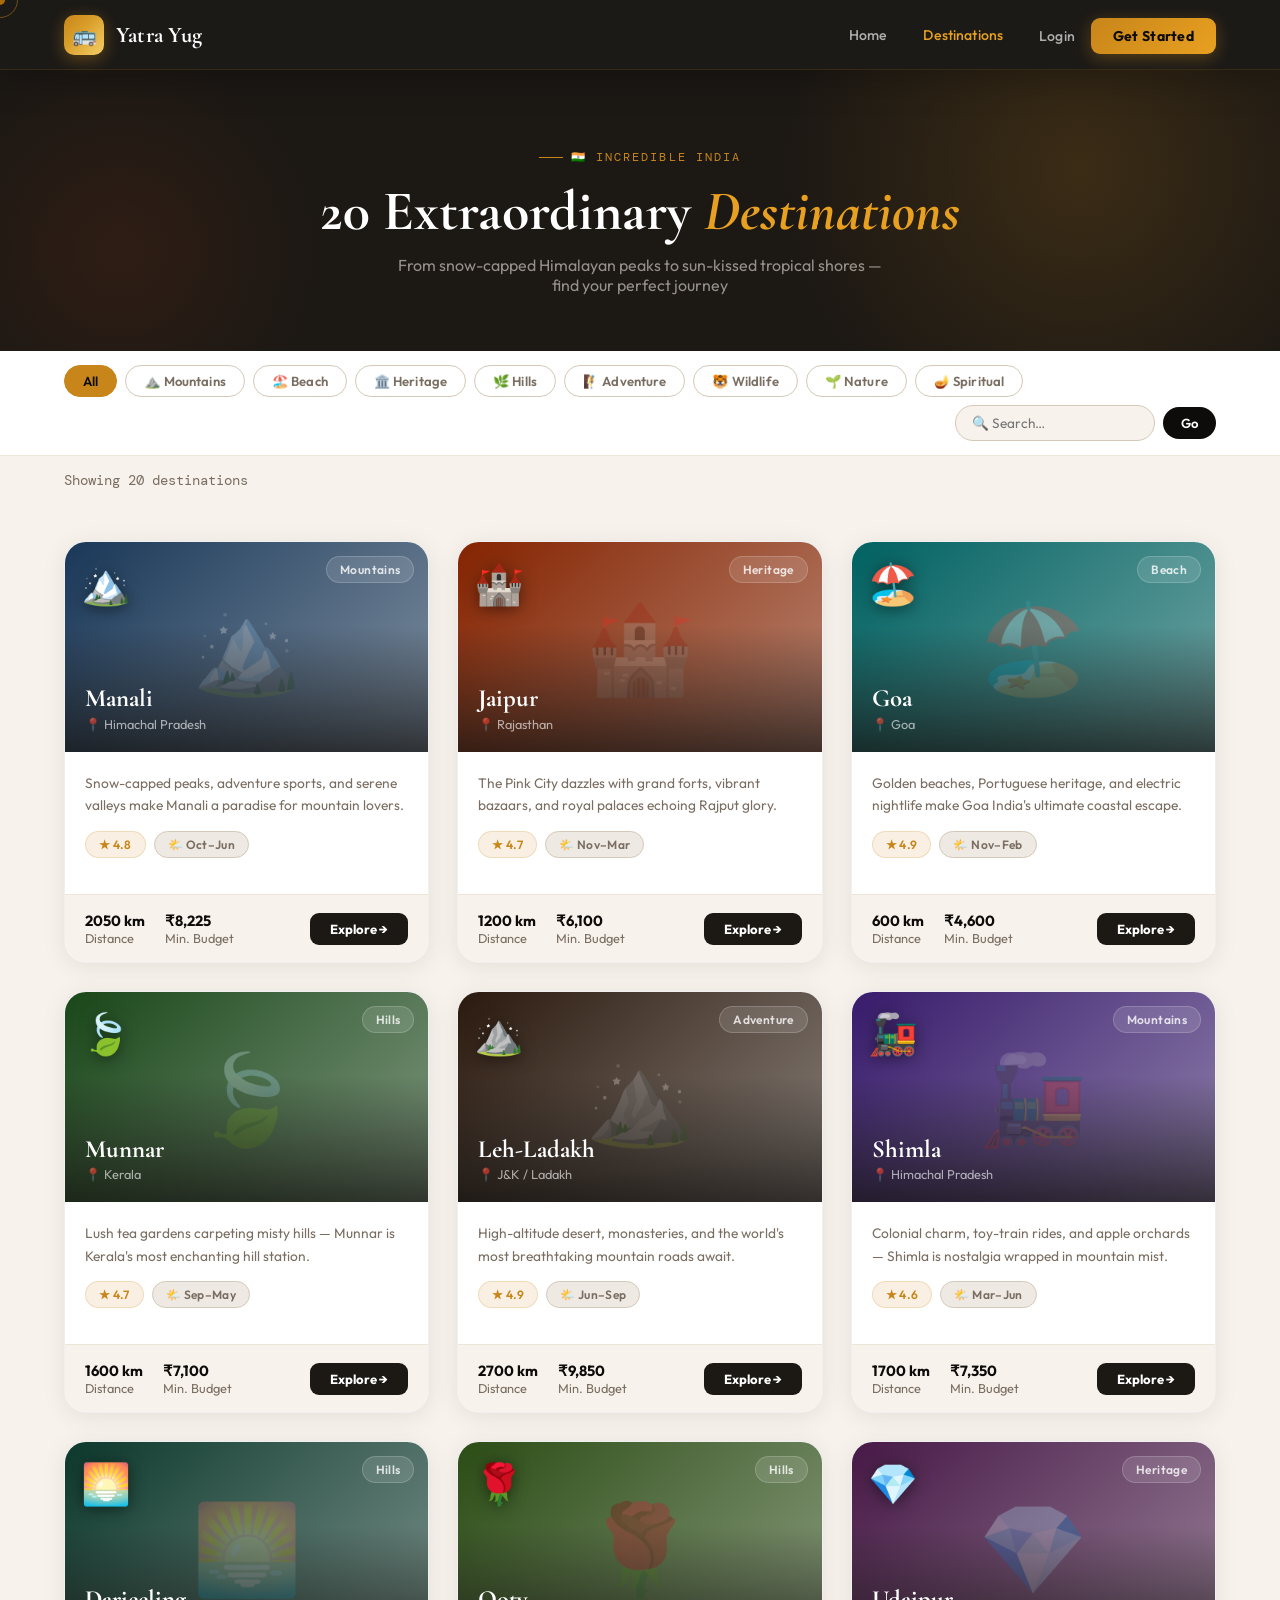
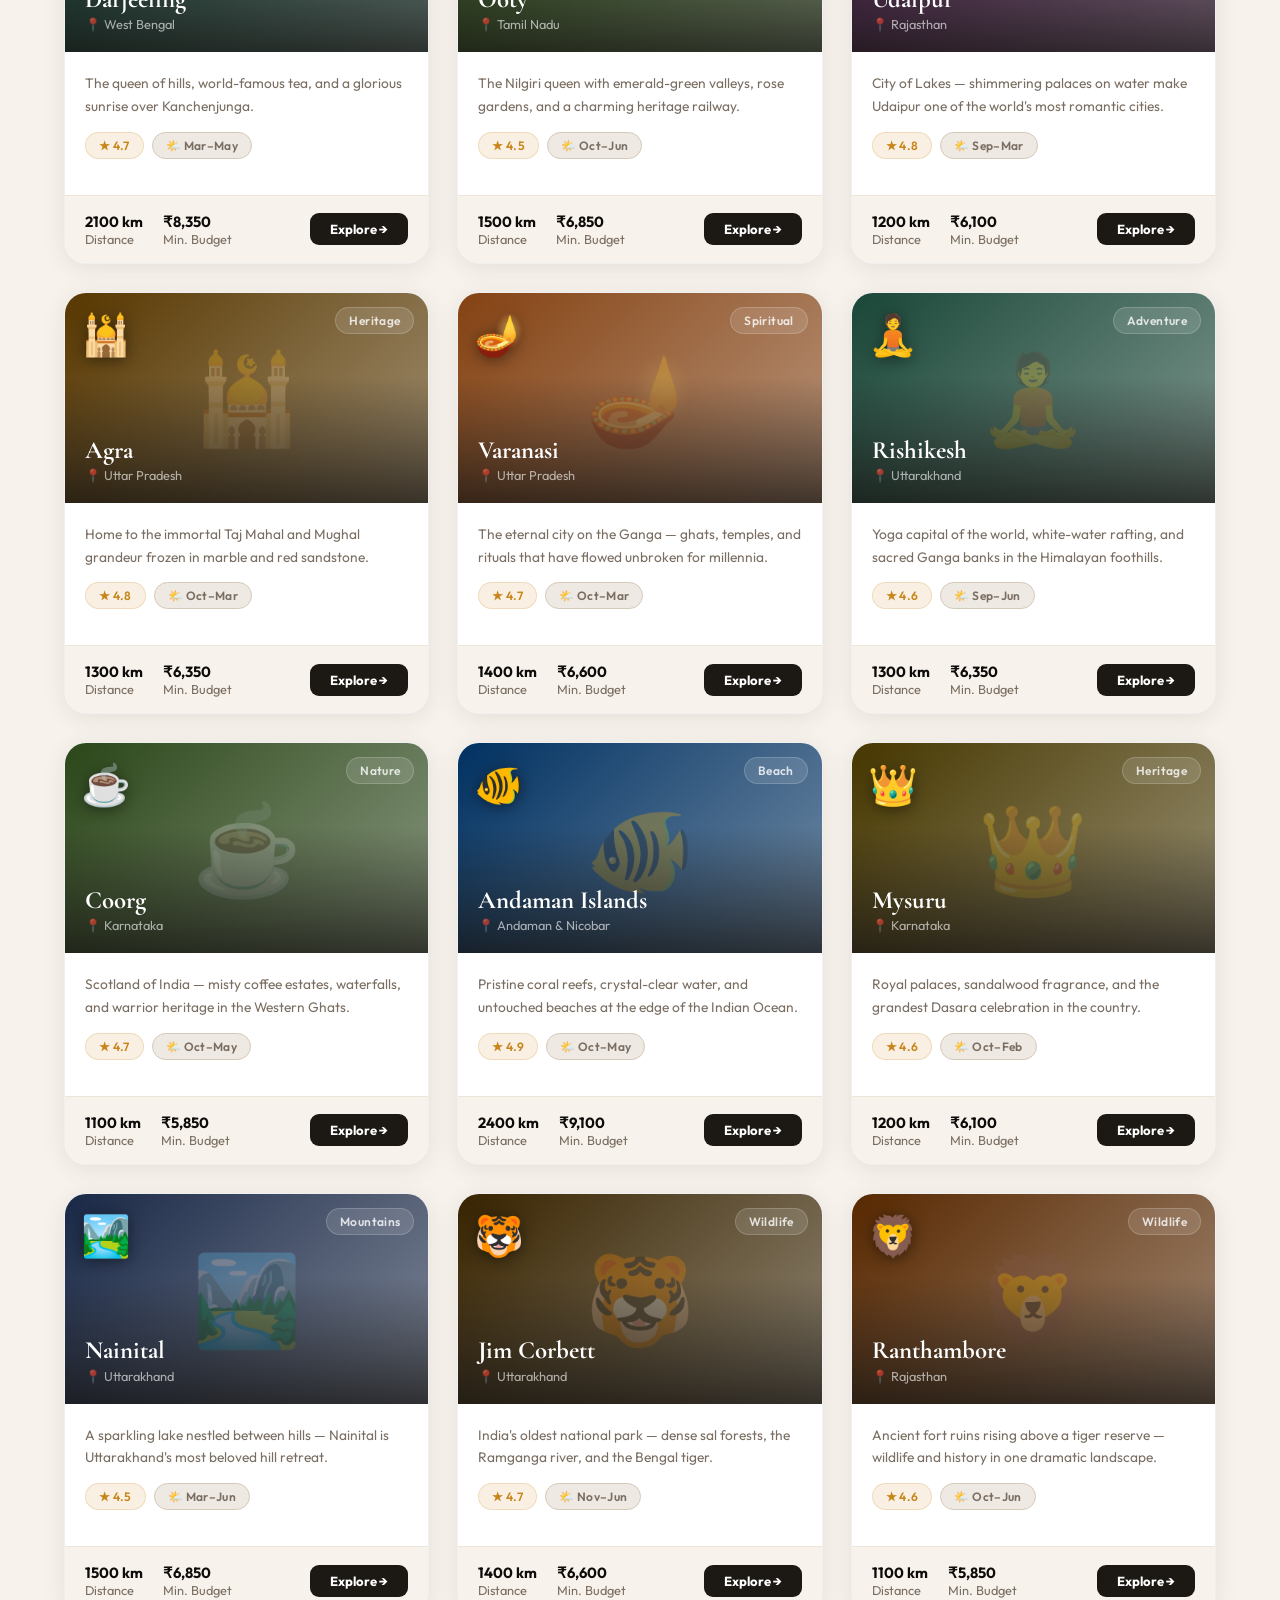
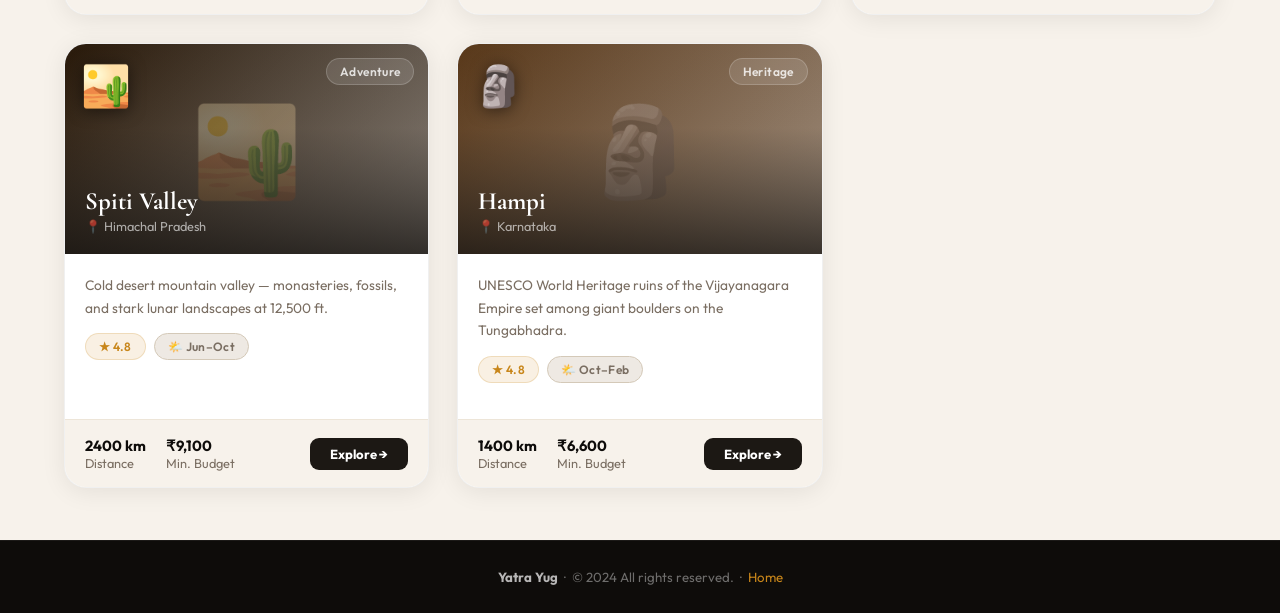
<file: destination.html>
<!DOCTYPE html>
<html lang="en">
<head>
<meta charset="UTF-8"/><meta name="viewport" content="width=device-width,initial-scale=1"/>
<title>Destination — Yatra Yug</title>
<link rel="stylesheet" href="style.css"/>
<style>
.dest-hero {
  height: 420px; position: relative; overflow: hidden;
  display: flex; align-items: flex-end; padding: 44px 5%;
}
.dest-hero-bg {
  position: absolute; inset: 0; transition: transform 0.1s linear;
  display: flex; align-items: center; justify-content: center;
}
.dest-hero-bg-emoji { font-size: 18rem; opacity: 0.07; filter: blur(2px); }
.dest-hero-overlay {
  position: absolute; inset: 0;
  background: linear-gradient(0deg, rgba(14,12,10,0.85) 0%, rgba(14,12,10,0.3) 55%, rgba(14,12,10,0.15) 100%);
}
.dest-hero-content { position: relative; z-index: 2; max-width: 700px; }
.breadcrumb { display: flex; align-items: center; gap: 6px; color: rgba(255,255,255,0.45); font-size: 0.8rem; margin-bottom: 14px; font-family: var(--font-mono); }
.breadcrumb a { color: rgba(255,255,255,0.45); }
.breadcrumb a:hover { color: var(--amber); }
.breadcrumb span { color: rgba(255,255,255,0.25); }
.dest-name { font-family: var(--font-display); font-size: clamp(2.5rem,5vw,3.8rem); font-weight: 700; color: var(--white); line-height: 1.05; margin-bottom: 10px; }
.dest-state { color: rgba(255,255,255,0.65); font-size: 0.95rem; margin-bottom: 18px; }
.dest-pills { display: flex; gap: 9px; flex-wrap: wrap; }
.dest-pill { background: rgba(255,255,255,0.12); backdrop-filter: blur(10px); border: 1px solid rgba(255,255,255,0.22); color: var(--white); padding: 6px 14px; border-radius: 50px; font-size: 0.8rem; font-weight: 600; }
.dest-pill.glow { background: rgba(200,134,26,0.25); border-color: rgba(200,134,26,0.4); color: var(--gold); }

.dest-layout {
  display: grid; grid-template-columns: 1fr 340px; gap: 32px;
  padding: 48px 5%; max-width: 1280px; margin: 0 auto; align-items: start;
}
.stat-cards { display: grid; grid-template-columns: repeat(4,1fr); gap: 14px; margin-bottom: 28px; }
.stat-card {
  background: var(--white); border-radius: 16px; padding: 18px;
  text-align: center; box-shadow: 0 2px 12px rgba(14,12,10,0.07);
  border: 1px solid var(--cream2); transition: all 0.25s var(--ease);
}
.stat-card:hover { transform: translateY(-4px); box-shadow: 0 8px 28px rgba(14,12,10,0.12); }
.stat-card .sv { font-family: var(--font-display); font-size: 1.6rem; font-weight: 700; color: var(--ink2); line-height: 1; }
.stat-card .sl { font-size: 0.72rem; color: var(--muted); margin-top: 4px; font-family: var(--font-mono); letter-spacing: 0.04em; }
.info-block { background: var(--white); border-radius: 20px; padding: 28px; margin-bottom: 24px; box-shadow: 0 2px 12px rgba(14,12,10,0.07); border: 1px solid var(--cream2); }
.info-block h3 { font-family: var(--font-display); font-size: 1.2rem; color: var(--ink2); margin-bottom: 18px; padding-bottom: 12px; border-bottom: 1px solid var(--cream2); display: flex; align-items: center; gap: 8px; }
.place-item { display: flex; gap: 14px; padding: 16px 0; border-bottom: 1px solid var(--cream2); }
.place-item:last-child { border-bottom: none; }
.place-icon-wrap { width: 44px; height: 44px; min-width: 44px; border-radius: 12px; display: flex; align-items: center; justify-content: center; font-size: 1.2rem; }
.place-name { font-weight: 700; font-size: 0.93rem; color: var(--ink2); margin-bottom: 4px; }
.place-desc { color: var(--muted); font-size: 0.84rem; line-height: 1.55; }

/* Sticky booking card */
.book-widget {
  background: var(--ink2); border-radius: 22px; padding: 28px;
  position: sticky; top: 90px;
  border: 1px solid rgba(255,255,255,0.07);
  box-shadow: 0 16px 48px rgba(14,12,10,0.25);
}
.book-widget h3 { font-family: var(--font-display); font-size: 1.3rem; color: var(--white); margin-bottom: 22px; }
.budget-live {
  background: rgba(200,134,26,0.1); border: 1px solid rgba(200,134,26,0.2);
  border-radius: 14px; padding: 16px; margin: 16px 0;
}
.bl-row { display: flex; justify-content: space-between; align-items: center; padding: 7px 0; font-size: 0.85rem; color: rgba(247,242,235,0.6); border-bottom: 1px solid rgba(255,255,255,0.05); }
.bl-row:last-child { border-bottom: none; }
.bl-row.total { color: var(--white); font-weight: 700; font-size: 0.95rem; }
.bl-row.total .bl-val { color: var(--amber); font-size: 1.1rem; }
.bl-val { font-weight: 600; color: rgba(247,242,235,0.85); }
.book-cta {
  width: 100%; padding: 14px; margin-top: 8px;
  background: linear-gradient(135deg, var(--amber), var(--terra2));
  color: var(--white); border: none; border-radius: 12px;
  font-family: var(--font-body); font-size: 0.97rem; font-weight: 700;
  cursor: pointer; transition: all 0.25s var(--ease);
  box-shadow: 0 6px 20px rgba(200,134,26,0.35);
}
.book-cta:hover { transform: translateY(-2px); box-shadow: 0 12px 32px rgba(200,134,26,0.45); }
.payment-panel {
  margin-top: 16px; padding: 16px; border-radius: 16px;
  background: rgba(255,255,255,0.06); border: 1px solid rgba(255,255,255,0.08);
}
.payment-panel h4 { margin: 0 0 8px; color: var(--white); font-size: 0.96rem; }
.payment-note { color: rgba(247,242,235,0.62); font-size: 0.82rem; line-height: 1.55; margin-bottom: 14px; }
.qr-card {
  background: var(--white); border-radius: 16px; padding: 14px; margin-bottom: 14px;
  text-align: center;
}
.qr-card img {
  width: 100%; max-width: 220px; aspect-ratio: 1 / 1;
  object-fit: contain; border-radius: 12px; display: block; margin: 0 auto 10px;
}
.qr-caption { color: var(--ink2); font-size: 0.78rem; line-height: 1.45; }
.pay-status {
  margin-top: 12px; padding: 10px 12px; border-radius: 12px;
  background: rgba(200,134,26,0.12); border: 1px solid rgba(200,134,26,0.25);
  color: var(--gold); font-size: 0.8rem; line-height: 1.5;
}
.qf-block { background: var(--white); border-radius: 20px; padding: 22px; margin-top: 22px; box-shadow: 0 2px 12px rgba(14,12,10,0.07); border: 1px solid var(--cream2); }
.qf-row { display: flex; justify-content: space-between; padding: 10px 0; border-bottom: 1px solid var(--cream2); font-size: 0.88rem; }
.qf-row:last-child { border-bottom: none; }
.qf-l { color: var(--muted); }.qf-v { font-weight: 700; color: var(--ink2); }
@media(max-width:900px){.dest-layout{grid-template-columns:1fr}.book-widget{position:static}.stat-cards{grid-template-columns:repeat(2,1fr)}}
</style>
</head>
<body>
<div class="cursor" id="cursor"></div>
<div class="cursor-ring" id="cursorRing"></div>
<div class="scroll-line" id="scrollLine"></div>
<nav class="navbar scrolled" id="navbar">
  <a href="index.html" class="nav-brand"><div class="nav-logo-wrap">🚌</div><span class="nav-brand-name">Yatra</em> Yug</span></a>
  <div class="nav-links">
    <a href="destinations.html" class="nav-link hide-sm">Destinations</a>
    <div id="navUser"></div>
  </div>
</nav>
<main>
<div class="dest-hero" id="destHero">
  <div class="dest-hero-bg" id="destHeroBg"><span class="dest-hero-bg-emoji" id="bgEmoji"></span></div>
  <div class="dest-hero-overlay"></div>
  <div class="dest-hero-content">
    <div class="breadcrumb"><a href="index.html">Home</a><span>›</span><a href="destinations.html">Destinations</a><span>›</span><span id="bcName">…</span></div>
    <div class="dest-name" id="dName">Loading…</div>
    <div class="dest-state" id="dState"></div>
    <div class="dest-pills" id="dPills"></div>
  </div>
</div>
<div class="dest-layout">
  <div>
    <div class="stat-cards" id="statCards"></div>
    <div class="info-block reveal">
      <h3>🌟 About <span id="aboutName"></span></h3>
      <p id="aboutDesc" style="color:var(--muted);line-height:1.8;font-size:0.93rem;margin-bottom:16px"></p>
      <div id="aboutTags" style="display:flex;gap:8px;flex-wrap:wrap"></div>
    </div>
    <div class="info-block reveal d1">
      <h3>🗺️ Places to Visit</h3>
      <div id="placesList"></div>
    </div>
  </div>
  <div>
    <div class="book-widget reveal">
      <h3>Book Your Trip</h3>
      <div id="bookForm"></div>
    </div>
    <div class="qf-block reveal d1">
      <h3 style="font-family:var(--font-display);font-size:1.05rem;color:var(--ink2);margin-bottom:14px">📌 Quick Facts</h3>
      <div id="qfList"></div>
    </div>
  </div>
</div>
</main>
<footer><p><strong>Yatra Yug</strong> &nbsp;·&nbsp; &copy; 2024 &nbsp;·&nbsp; <a href="index.html">Home</a></p></footer>
<script src="data.js"></script>
<script>
const cur=document.getElementById('cursor'),ring=document.getElementById('cursorRing');
let mx=0,my=0,rx=0,ry=0;
document.addEventListener('mousemove',e=>{mx=e.clientX;my=e.clientY;cur.style.left=mx+'px';cur.style.top=my+'px';});
function animRing(){rx+=(mx-rx)*0.14;ry+=(my-ry)*0.14;ring.style.left=rx+'px';ring.style.top=ry+'px';requestAnimationFrame(animRing);}
animRing();
window.addEventListener('scroll',()=>{
  const pct=window.scrollY/(document.body.scrollHeight-window.innerHeight);
  document.getElementById('scrollLine').style.transform=`scaleX(${pct})`;
  document.getElementById('destHeroBg').style.transform=`translateY(${window.scrollY*0.3}px)`;
});
const ro=new IntersectionObserver(e=>e.forEach(x=>{if(x.isIntersecting)x.target.classList.add('visible');}),{threshold:0.1});
document.querySelectorAll('.reveal').forEach(el=>ro.observe(el));

const params=new URLSearchParams(location.search);
const id=parseInt(params.get('id'));
const d=DESTINATIONS.find(x=>x.id===id);
if(!d) window.location.href='destinations.html';

document.title=d.name+' — Yatra Yug';
document.getElementById('destHero').style.background=`linear-gradient(135deg,${d.color},${d.color}88)`;
document.getElementById('bgEmoji').textContent=d.emoji;
document.getElementById('bcName').textContent=d.name;
document.getElementById('dName').textContent=d.name;
document.getElementById('dState').innerHTML='📍 '+d.state;
document.getElementById('dPills').innerHTML=`<span class="dest-pill glow">★ ${d.rating}</span><span class="dest-pill">🚌 ${d.km} km</span><span class="dest-pill">${d.cat}</span><span class="dest-pill">🌤️ ${d.season}</span>`;

document.getElementById('statCards').innerHTML=[
  [d.km+'','km from base'],
  ['★'+d.rating,'Traveller Rating'],
  [fmt(d.km*2.5+3100),'Min. Budget/person'],
  [d.season,'Best Season']
].map(([v,l])=>`<div class="stat-card"><div class="sv">${v}</div><div class="sl">${l}</div></div>`).join('');

document.getElementById('aboutName').textContent=d.name;
document.getElementById('aboutDesc').textContent=d.desc;
document.getElementById('aboutTags').innerHTML=`<span class="badge badge-amber">${d.cat}</span><span class="badge badge-sage">Best: ${d.season}</span><span class="badge badge-stone">${d.km} km</span>`;

const tIcons={Heritage:'🏛️',Adventure:'🧗',Nature:'🌿',Spiritual:'🙏',Beach:'🏖️',Wildlife:'🦁',Wonder:'✨',Culture:'🎭',Shopping:'🛍️',Landmark:'🏙️'};
const tBg={Heritage:'#FFF3E8',Adventure:'#E8F4FD',Nature:'#E8F8F0',Spiritual:'#F5E8FF',Beach:'#E8F8FF',Wildlife:'#FFF5E8',Wonder:'#FFFDE8',Culture:'#FEE8F0',Shopping:'#F0E8FF',Landmark:'#E8EFFE'};
const places=PLACES[d.id]||[];
document.getElementById('placesList').innerHTML=places.map(p=>`
  <div class="place-item">
    <div class="place-icon-wrap" style="background:${tBg[p.type]||'#f5f5f5'}">${tIcons[p.type]||'📍'}</div>
    <div>
      <div class="place-name">${p.name} <span class="badge badge-stone" style="font-size:.7rem">${p.type}</span></div>
      <div class="place-desc">${p.desc}</div>
    </div>
  </div>`).join('');

document.getElementById('qfList').innerHTML=[
  ['State',d.state],['Distance',d.km+' km'],['Type',d.cat],
  ['Best Season',d.season],['Rating','★ '+d.rating],['Places to See',places.length]
].map(([l,v])=>`<div class="qf-row"><span class="qf-l">${l}</span><span class="qf-v">${v}</span></div>`).join('');

const user=getSession();
if(user){
  document.getElementById('bookForm').innerHTML=`
    <div class="fg"><label style="color:rgba(247,242,235,.7)">Travel Date</label><input class="fc fc-dark" type="date" id="tDate" min="${today()}"/></div>
    <div class="fg"><label style="color:rgba(247,242,235,.7)">Return Date</label><input class="fc fc-dark" type="date" id="rDate" min="${today()}"/></div>
    <div class="fg"><label style="color:rgba(247,242,235,.7)">Passengers</label>
      <select class="fc fc-dark" id="pax" onchange="upd()">
        ${[1,2,3,4,5,6,7,8].map(n=>`<option value="${n}">${n} Passenger${n>1?'s':''}</option>`).join('')}
      </select>
    </div>
    <div class="fg"><label style="color:rgba(247,242,235,.7)">Bus Type</label>
      <select class="fc fc-dark" id="busT" onchange="upd()">
        <option value="Standard">Standard — ₹2.50/km</option>
        <option value="Sleeper">Sleeper — ₹3.50/km</option>
        <option value="Luxury">Luxury — ₹4.00/km</option>
        <option value="Volvo AC">Volvo AC — ₹5.00/km</option>
      </select>
    </div>
        <div class="payment-panel">
      <h4>Payment Verification</h4>
      <div class="payment-note">Scan the QR code, complete the payment, then enter the payment account name and UTR number so the admin can verify it.</div>
      <div class="qr-card">
        <img src="payment-qr-placeholder.svg" alt="Payment scanner QR code"/>
        <div class="qr-caption">Replace <strong>payment-qr-placeholder.svg</strong> with your exact QR scanner image file when you add it to the project.</div>
      </div>
      <div class="fg"><label style="color:rgba(247,242,235,.7)">Transaction Account Name</label><input class="fc fc-dark" type="text" id="payerName" placeholder="Name used in the payment app"/></div>
      <div class="fg"><label style="color:rgba(247,242,235,.7)">Payment Email</label><input class="fc fc-dark" type="email" id="paymentEmail" value="${user.email||''}" placeholder="Receipt email"/></div>
      <div class="fg"><label style="color:rgba(247,242,235,.7)">Contact Number</label><input class="fc fc-dark" type="tel" id="paymentContact" value="${user.phone||''}" placeholder="Payment contact number"/></div>
      <div class="fg"><label style="color:rgba(247,242,235,.7)">UTR Number</label><input class="fc fc-dark" type="text" id="utrNo" placeholder="Enter UTR after payment" maxlength="30" style="text-transform:uppercase"/></div>
      <button class="book-cta" onclick="doBook()">Confirm Booking</button>
    </div>
    <div class="budget-live" id="budgetLive">
      <div class="bl-row"><span>🚌 Bus Fare</span><span class="bl-val" id="b1">–</span></div>
      <div class="bl-row"><span>🏨 Accommodation</span><span class="bl-val" id="b2">–</span></div>
      <div class="bl-row"><span>🍽️ Food</span><span class="bl-val" id="b3">–</span></div>
      <div class="bl-row"><span>🎯 Sightseeing</span><span class="bl-val" id="b4">–</span></div>
      <div class="bl-row total"><span>Total Estimate</span><span class="bl-val" id="b5">–</span></div>
    </div>
    <button class="book-cta" onclick="doBook()">Confirm Booking →</button>`;
  upd();
  document.getElementById('tDate').addEventListener('change',function(){document.getElementById('rDate').min=this.value;});
}else{
  document.getElementById('bookForm').innerHTML=`
    <p style="color:rgba(247,242,235,.6);margin-bottom:20px;font-size:.9rem">Sign in to book this destination and get a personalised budget estimate.</p>
    <a href="login.html?next=destination.html?id=${d.id}" class="book-cta" style="display:block;text-align:center;text-decoration:none">Login to Book →</a>
    <p style="text-align:center;color:rgba(247,242,235,.4);font-size:.82rem;margin-top:12px">New? <a href="register.html" style="color:var(--amber)">Create free account</a></p>`;
}
function upd(){
  const pax=parseInt(document.getElementById('pax').value)||1;
  const bus=document.getElementById('busT').value;
  const b=calcBudget(d.km,pax,bus);
  document.getElementById('b1').textContent=fmt(b.fuel);
  document.getElementById('b2').textContent=fmt(b.accom);
  document.getElementById('b3').textContent=fmt(b.food);
  document.getElementById('b4').textContent=fmt(b.sight);
  document.getElementById('b5').textContent=fmt(b.total);
}
async function doBook(){
  const td=document.getElementById('tDate').value;
  const rd=document.getElementById('rDate').value;
  if(!td||!rd){alert('Please select travel and return dates.');return;}
  if(rd<td){alert('Return date must be after travel date.');return;}
  const pax=parseInt(document.getElementById('pax').value);
  const bus=document.getElementById('busT').value;
  const payerName=(document.getElementById('payerName').value||'').trim();
  const paymentEmail=(document.getElementById('paymentEmail').value||'').trim();
  const paymentContact=(document.getElementById('paymentContact').value||'').trim();
  const utr=(document.getElementById('utrNo').value||'').trim().toUpperCase();
  if(!payerName){alert('Enter the transaction account name used for payment.');return;}
  if(!paymentEmail){alert('Enter the payment email address.');return;}
  if(!paymentContact){alert('Enter the payment contact number.');return;}
  if(utr.length<6){alert('Enter a valid UTR number after completing the payment.');return;}
  const b=calcBudget(d.km,pax,bus);
  const user=getSession();
  if(!user||!user.id){handleInvalidSession(`destination.html?id=${d.id}`);return;}
  try{
    const result=await apiCreateBooking({
      user_id:user.id,
      destination_id:d.id,
      destination_name:d.name,
      state:d.state,
      emoji:d.emoji,
      color:d.color,
      season:d.season,
      km:d.km,
      travel_date:td,
      return_date:rd,
      passengers:pax,
      bus_type:bus,
      budget:b,
      status:'Confirmed',
      booked_at:new Date().toLocaleDateString('en-IN'),
      session_user:{
        id:user.id,
        name:user.name,
        email:user.email,
        phone:user.phone,
        location:user.location
      },
      payment:{
        transaction_account_name:payerName,
        email:paymentEmail,
        contact:paymentContact,
        utr:utr,
        payment_date:new Date().toLocaleString('en-IN')
      }
    });
    const bookingId=result.booking_id;
    const effectiveUserId=result.user_id||user.id;
    window.location.href=`booking-confirm.html?bk=${bookingId}&uid=${effectiveUserId}`;
  }catch(err){
    if((err.message||'').includes('User not found')){
      handleInvalidSession(`destination.html?id=${d.id}`);
      return;
    }
    alert(err.message||'Unable to save booking right now.');
  }
}
function renderNavUser(id){
  const el=document.getElementById(id);if(!el)return;
  const u=getSession();
  if(u){el.innerHTML=`<a href="plan-trip.html" class="nav-link hide-sm">Plan Trip</a><a href="dashboard.html" class="nav-link hide-sm">My Trips</a><div class="nav-user-chip"><div class="nav-avatar">${u.name[0].toUpperCase()}</div></div><a href="#" onclick="logout()" class="nav-logout">Logout</a>`;}
  else{el.innerHTML=`<a href="login.html" class="nav-link hide-sm">Login</a><a href="register.html" class="nav-cta">Get Started</a>`;}
}
renderNavUser('navUser');
</script>
</body>
</html>
</file>
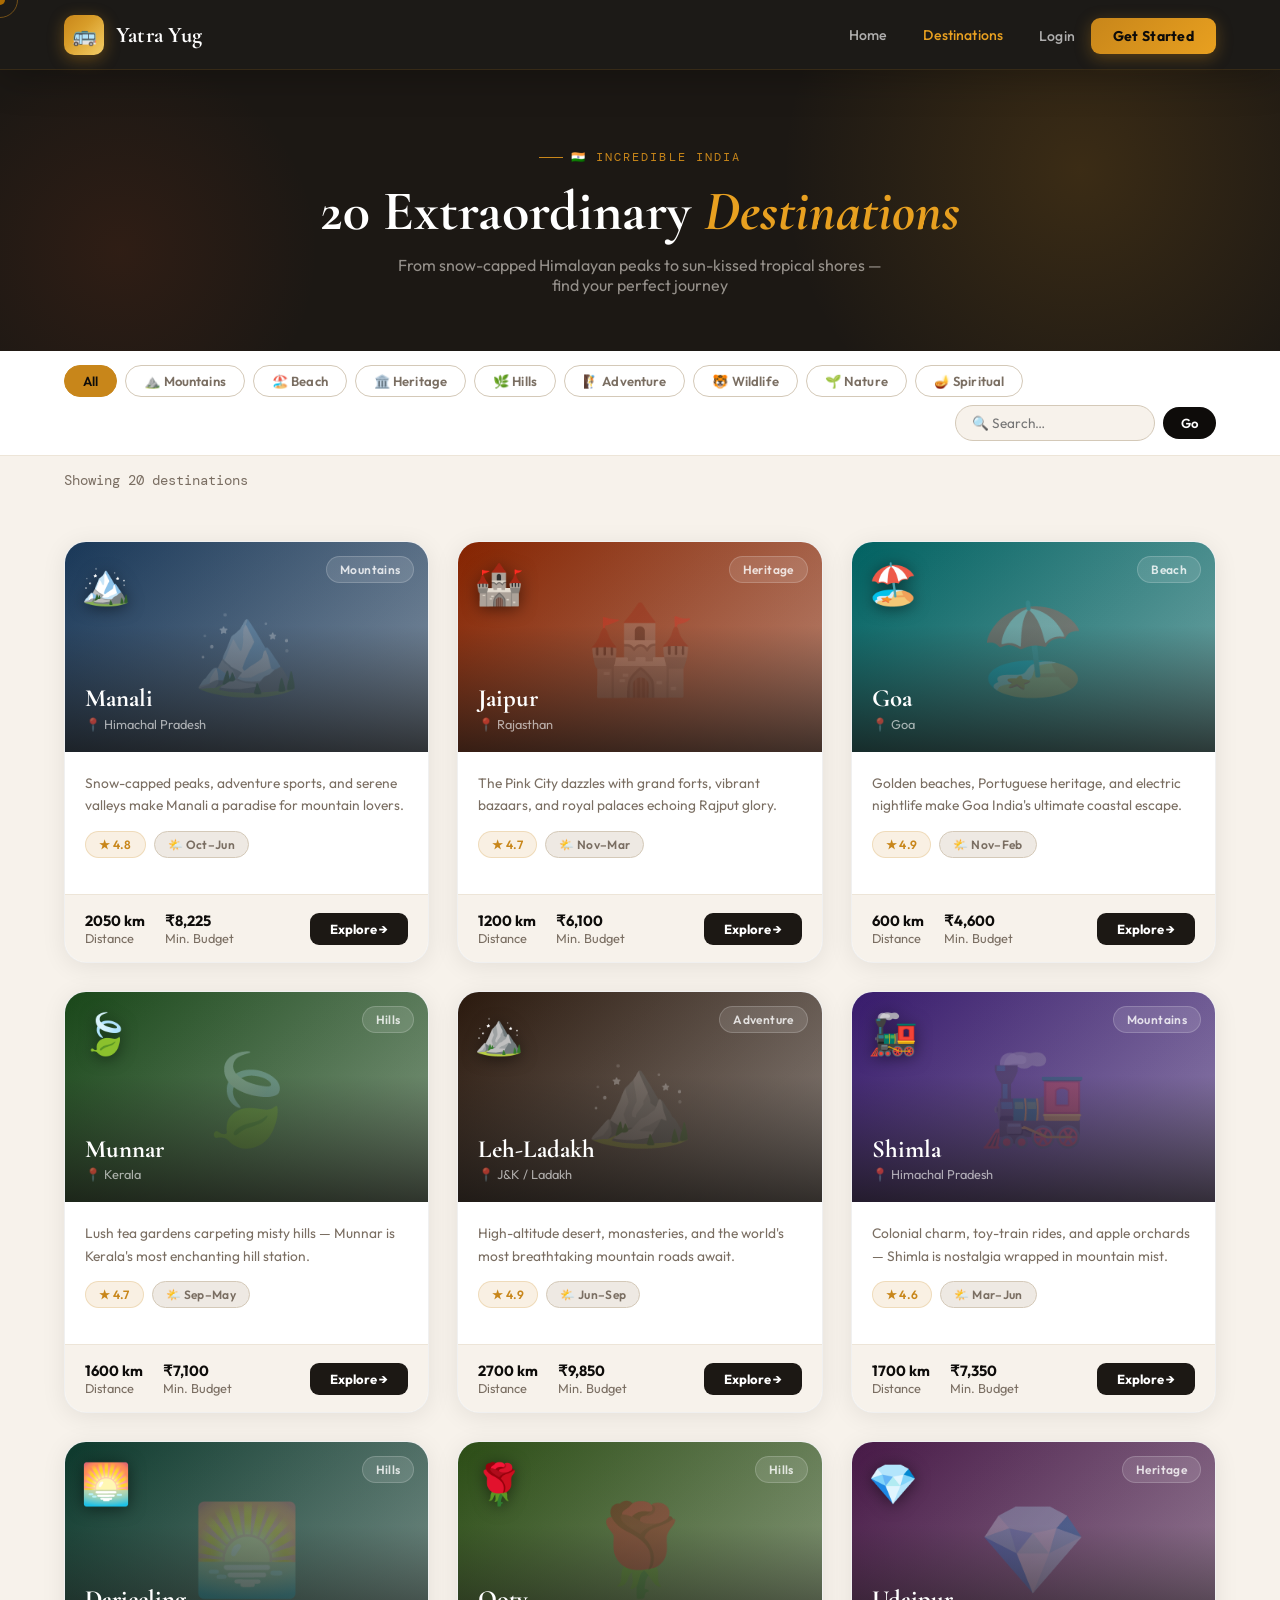
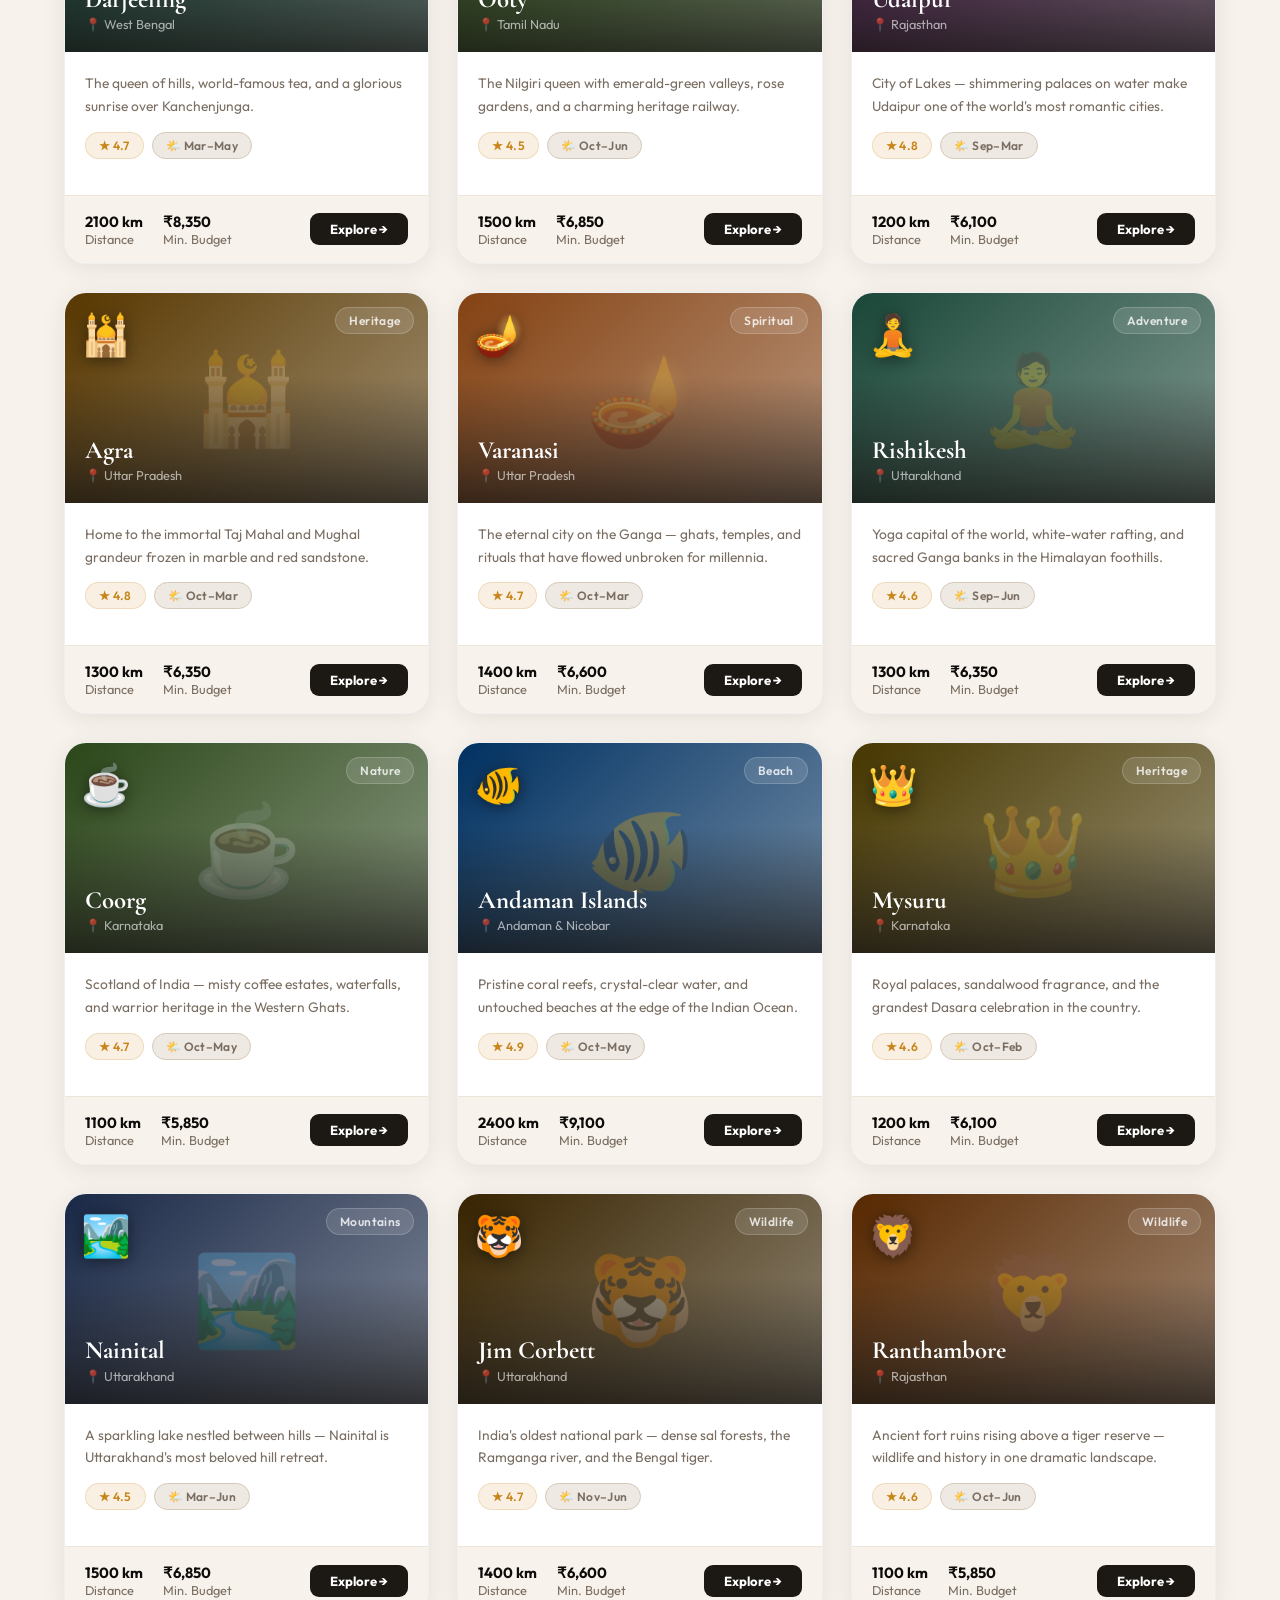
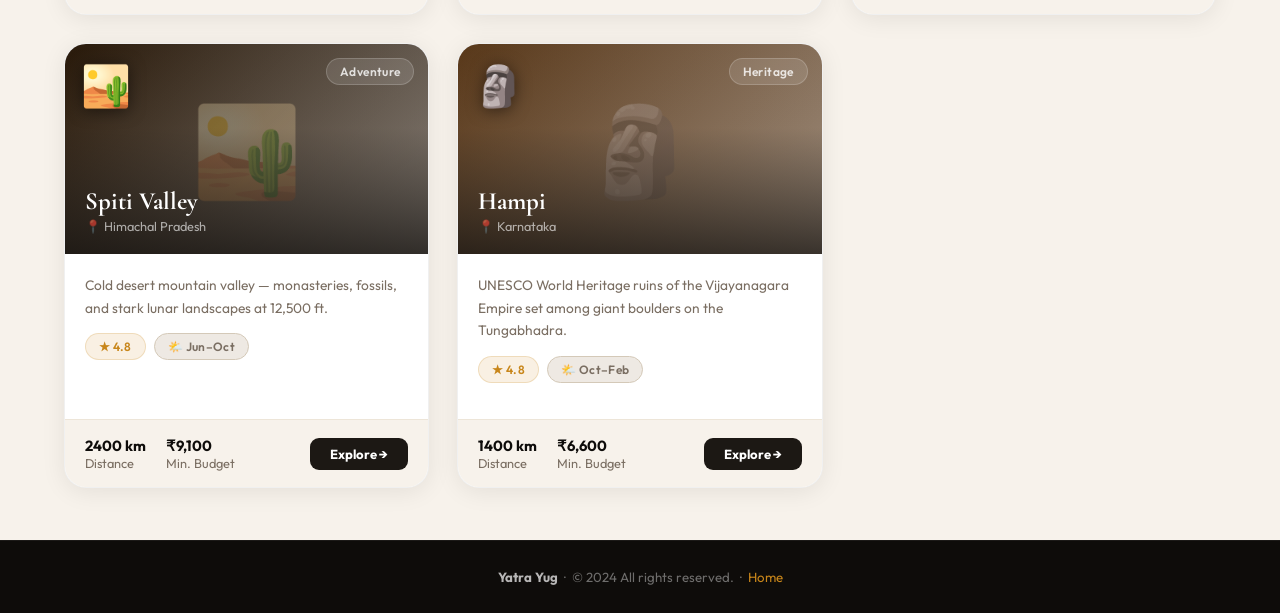
<file: destinations.html>
<!DOCTYPE html>
<html lang="en">
<head>
<meta charset="UTF-8"/><meta name="viewport" content="width=device-width,initial-scale=1"/>
<title>Destinations — Yatra Yug</title>
<link rel="stylesheet" href="style.css"/>
<style>
.destinations-grid {
  display: grid;
  grid-template-columns: repeat(auto-fill, minmax(320px, 1fr));
  gap: 28px; padding: 52px 5%;
}
.big-card {
  background: var(--white); border-radius: 22px; overflow: hidden;
  box-shadow: 0 4px 24px rgba(14,12,10,0.08);
  display: flex; flex-direction: column; text-decoration: none; color: inherit;
  transition: all 0.4s var(--ease);
  border: 1px solid rgba(14,12,10,0.06);
}
.big-card:hover { transform: translateY(-10px); box-shadow: 0 28px 60px rgba(14,12,10,0.18); }
.big-card-top {
  height: 210px; position: relative; overflow: hidden;
  display: flex; align-items: flex-end; padding: 20px;
}
.big-card-top::after {
  content: '';
  position: absolute; inset: 0;
  background: linear-gradient(0deg, rgba(14,12,10,0.72) 0%, rgba(14,12,10,0.05) 60%);
}
.big-card-bg {
  position: absolute; inset: 0;
  transition: transform 0.6s var(--ease);
  display: flex; align-items: center; justify-content: center;
}
.big-card:hover .big-card-bg { transform: scale(1.08); }
.big-card-emoji { position: absolute; top: 16px; left: 16px; z-index: 2; font-size: 2.5rem; filter: drop-shadow(0 2px 8px rgba(0,0,0,0.5)); }
.big-card-cat { position: absolute; top: 14px; right: 14px; z-index: 2; }
.big-card-title { position: relative; z-index: 2; }
.big-card-name { font-family: var(--font-display); font-size: 1.55rem; font-weight: 700; color: var(--white); line-height: 1.1; }
.big-card-state { color: rgba(255,255,255,0.62); font-size: 0.8rem; margin-top: 3px; }
.big-card-body { padding: 20px; flex: 1; }
.big-card-desc { color: var(--muted); font-size: 0.86rem; line-height: 1.65; margin-bottom: 14px; }
.big-card-row { display: flex; gap: 8px; flex-wrap: wrap; margin-bottom: 16px; }
.big-card-footer {
  padding: 16px 20px; border-top: 1px solid var(--cream2);
  display: flex; align-items: center; justify-content: space-between;
  background: var(--cream);
}
.bcf-stats { display: flex; gap: 20px; }
.bcf-stat { font-size: 0.8rem; color: var(--muted); }
.bcf-stat strong { color: var(--ink); font-weight: 700; display: block; font-size: 0.92rem; }
.bcf-btn {
  background: var(--ink2); color: var(--white);
  padding: 8px 20px; border-radius: 9px;
  font-size: 0.82rem; font-weight: 700;
  font-family: var(--font-body); border: none; cursor: pointer;
  transition: all 0.2s; text-decoration: none; display: inline-flex; align-items: center; gap: 5px;
}
.bcf-btn:hover { background: var(--amber); color: var(--ink); transform: scale(1.04); }
.results-count {
  padding: 16px 5% 0;
  font-size: 0.85rem; color: var(--muted);
  font-family: var(--font-mono);
}
.empty-state { text-align: center; padding: 90px 20px; grid-column: 1/-1; }
.empty-state .es-icon { font-size: 4rem; margin-bottom: 16px; }
</style>
</head>
<body>
<div class="cursor" id="cursor"></div>
<div class="cursor-ring" id="cursorRing"></div>
<div class="scroll-line" id="scrollLine"></div>
<nav class="navbar scrolled" id="navbar">
  <a href="index.html" class="nav-brand">
    <div class="nav-logo-wrap">🚌</div>
    <span class="nav-brand-name">Yatra</em> Yug</span>
  </a>
  <div class="nav-links">
    <a href="index.html" class="nav-link hide-sm">Home</a>
    <a href="destinations.html" class="nav-link active hide-sm">Destinations</a>
    <div id="navUser"></div>
  </div>
</nav>
<main>
<div class="page-hero">
  <div class="eyebrow reveal" style="color:var(--amber);justify-content:center;margin-bottom:16px">🇮🇳 Incredible India</div>
  <h1 class="display-l reveal d1" style="color:var(--white);margin-bottom:12px">
    20 Extraordinary <em style="font-style:italic;color:var(--amber2)">Destinations</em>
  </h1>
  <p class="reveal d2" style="color:rgba(247,242,235,0.55);font-size:1rem;max-width:500px;margin:0 auto">
    From snow-capped Himalayan peaks to sun-kissed tropical shores — find your perfect journey
  </p>
</div>

<div class="filter-bar">
  <button class="filter-pill active" onclick="filter('')" id="fp-all">All</button>
  <button class="filter-pill" onclick="filter('Mountains')" id="fp-Mountains">⛰️ Mountains</button>
  <button class="filter-pill" onclick="filter('Beach')" id="fp-Beach">🏖️ Beach</button>
  <button class="filter-pill" onclick="filter('Heritage')" id="fp-Heritage">🏛️ Heritage</button>
  <button class="filter-pill" onclick="filter('Hills')" id="fp-Hills">🌿 Hills</button>
  <button class="filter-pill" onclick="filter('Adventure')" id="fp-Adventure">🧗 Adventure</button>
  <button class="filter-pill" onclick="filter('Wildlife')" id="fp-Wildlife">🐯 Wildlife</button>
  <button class="filter-pill" onclick="filter('Nature')" id="fp-Nature">🌱 Nature</button>
  <button class="filter-pill" onclick="filter('Spiritual')" id="fp-Spiritual">🪔 Spiritual</button>
  <div class="filter-search">
    <input type="text" id="sq" placeholder="🔍 Search…" oninput="doSearch(this.value)" />
    <button onclick="doSearch(document.getElementById('sq').value)">Go</button>
  </div>
</div>

<div id="resultsCount" class="results-count"></div>
<div class="destinations-grid" id="destGrid"></div>
</main>
<footer><p><strong>Yatra Yug</strong> &nbsp;·&nbsp; &copy; 2024 All rights reserved. &nbsp;·&nbsp; <a href="index.html">Home</a></p></footer>

<script src="data.js"></script>
<script>
/* cursor */
const cur=document.getElementById('cursor'),ring=document.getElementById('cursorRing');
let mx=0,my=0,rx=0,ry=0;
document.addEventListener('mousemove',e=>{mx=e.clientX;my=e.clientY;cur.style.left=mx+'px';cur.style.top=my+'px';});
function animRing(){rx+=(mx-rx)*0.14;ry+=(my-ry)*0.14;ring.style.left=rx+'px';ring.style.top=ry+'px';requestAnimationFrame(animRing);}
animRing();
window.addEventListener('scroll',()=>{
  const pct=window.scrollY/(document.body.scrollHeight-window.innerHeight);
  document.getElementById('scrollLine').style.transform=`scaleX(${pct})`;
});

renderNavUser('navUser');

const params=new URLSearchParams(location.search);
let curCat=params.get('cat')||'', curSearch=params.get('search')||'';
if(curSearch) document.getElementById('sq').value=curSearch;
if(curCat){ const el=document.getElementById('fp-'+curCat); if(el){el.classList.add('active');document.getElementById('fp-all').classList.remove('active');} }

function filter(cat){
  curCat=cat;
  document.querySelectorAll('.filter-pill').forEach(b=>b.classList.remove('active'));
  document.getElementById('fp-'+(cat||'all')).classList.add('active');
  render();
}
function doSearch(q){ curSearch=q; render(); }

const ro=new IntersectionObserver(e=>e.forEach(x=>{if(x.isIntersecting)x.target.classList.add('visible');}),{threshold:0.08});

function render(){
  let list=[...DESTINATIONS];
  if(curCat) list=list.filter(d=>d.cat===curCat);
  if(curSearch) list=list.filter(d=>d.name.toLowerCase().includes(curSearch.toLowerCase())||d.state.toLowerCase().includes(curSearch.toLowerCase()));
  document.getElementById('resultsCount').textContent=`Showing ${list.length} destination${list.length!==1?'s':''}`;
  const grid=document.getElementById('destGrid');
  if(!list.length){
    grid.innerHTML=`<div class="empty-state"><div class="es-icon">🔍</div><h3 style="font-family:var(--font-display);font-size:1.5rem;color:var(--ink);margin-bottom:8px">No destinations found</h3><p style="color:var(--muted);margin-bottom:20px">Try a different search or filter</p><a href="destinations.html" class="btn btn-amber">Clear filters</a></div>`;
    return;
  }
  grid.innerHTML=list.map(d=>`
    <a href="destination.html?id=${d.id}" class="big-card reveal">
      <div class="big-card-top">
        <div class="big-card-bg" style="background:linear-gradient(135deg,${d.color},${d.color}88)">
          <span style="font-size:5.5rem;opacity:0.3">${d.emoji}</span>
        </div>
        <span class="big-card-emoji">${d.emoji}</span>
        <span class="big-card-cat badge badge-dark">${d.cat}</span>
        <div class="big-card-title">
          <div class="big-card-name">${d.name}</div>
          <div class="big-card-state">📍 ${d.state}</div>
        </div>
      </div>
      <div class="big-card-body">
        <p class="big-card-desc">${d.desc}</p>
        <div class="big-card-row">
          <span class="badge badge-amber">★ ${d.rating}</span>
          <span class="badge badge-stone">🌤️ ${d.season}</span>
        </div>
      </div>
      <div class="big-card-footer">
        <div class="bcf-stats">
          <div class="bcf-stat"><strong>${d.km} km</strong>Distance</div>
          <div class="bcf-stat"><strong>${fmt(d.km*2.5+3100)}</strong>Min. Budget</div>
        </div>
        <span class="bcf-btn">Explore →</span>
      </div>
    </a>`).join('');
  document.querySelectorAll('.reveal').forEach(el=>ro.observe(el));
}
render();

function renderNavUser(id){
  const el=document.getElementById(id); if(!el) return;
  const u=getSession();
  if(u){
    el.innerHTML=`<a href="plan-trip.html" class="nav-link hide-sm">Plan Trip</a><a href="dashboard.html" class="nav-link hide-sm">My Trips</a><div class="nav-user-chip"><div class="nav-avatar">${u.name[0].toUpperCase()}</div><span class="hide-sm">${u.name.split(' ')[0]}</span></div><a href="#" onclick="logout()" class="nav-logout">Logout</a>`;
  }else{
    el.innerHTML=`<a href="login.html" class="nav-link hide-sm">Login</a><a href="register.html" class="nav-cta">Get Started</a>`;
  }
}
</script>
</body>
</html>
</file>
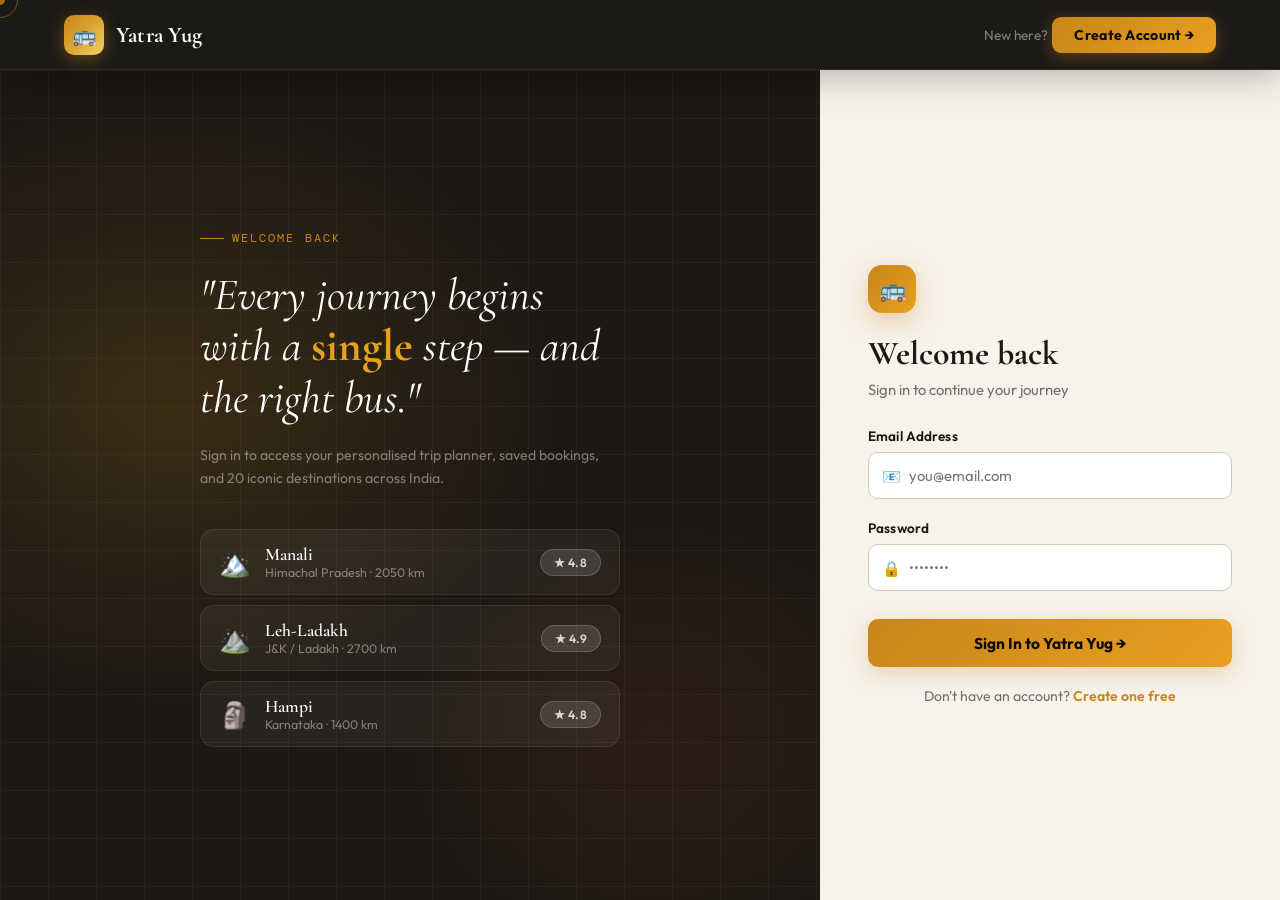
<file: login.html>
<!DOCTYPE html>
<html lang="en">
<head>
<meta charset="UTF-8"/><meta name="viewport" content="width=device-width,initial-scale=1"/>
<title>Sign In — Yatra Yug</title>
<link rel="stylesheet" href="style.css"/>
<style>
.auth-left { background: var(--ink2); }
.auth-left-bg {
  position: absolute; inset: 0;
  background: radial-gradient(ellipse 80% 60% at 20% 40%, rgba(200,134,26,0.18) 0%, transparent 60%),
              radial-gradient(ellipse 60% 50% at 80% 80%, rgba(184,68,26,0.12) 0%, transparent 50%);
}
.auth-left-grid {
  position: absolute; inset: 0; opacity: 0.04;
  background-image: linear-gradient(rgba(247,242,235,1) 1px, transparent 1px),
    linear-gradient(90deg, rgba(247,242,235,1) 1px, transparent 1px);
  background-size: 48px 48px;
}
.al-inner { position: relative; z-index: 1; max-width: 420px; }
.al-quote {
  font-family: var(--font-display); font-size: 2.8rem; font-weight: 400;
  color: var(--white); line-height: 1.15; margin-bottom: 20px; font-style: italic;
}
.al-quote em { font-style: normal; color: var(--amber2); font-weight: 700; }
.al-caption { color: rgba(247,242,235,0.45); font-size: 0.88rem; margin-bottom: 40px; line-height: 1.6; }
.dest-previews { display: flex; flex-direction: column; gap: 10px; }
.dp-item {
  display: flex; align-items: center; gap: 14px;
  background: rgba(247,242,235,0.05); border: 1px solid rgba(247,242,235,0.08);
  border-radius: 14px; padding: 14px 18px;
  transition: all 0.25s var(--ease);
}
.dp-item:hover { background: rgba(247,242,235,0.09); transform: translateX(6px); }
.dp-emoji { font-size: 1.6rem; }
.dp-name { font-family: var(--font-display); font-size: 1.1rem; color: var(--white); font-weight: 600; }
.dp-sub { font-size: 0.78rem; color: rgba(247,242,235,0.45); }
.dp-badge { margin-left: auto; }

.auth-right { background: var(--cream); }
.auth-logo {
  width: 48px; height: 48px;
  background: linear-gradient(135deg, var(--amber), var(--amber2));
  border-radius: 14px; display: flex; align-items: center; justify-content: center;
  font-size: 22px; margin-bottom: 20px;
  box-shadow: 0 8px 24px rgba(200,134,26,0.35);
}
.divider-line {
  height: 1px; background: var(--cream2);
  margin: 20px 0; position: relative;
}
.divider-line::before {
  content: 'or'; position: absolute;
  top: -9px; left: 50%; transform: translateX(-50%);
  background: var(--cream); padding: 0 12px;
  color: var(--muted); font-size: 0.78rem;
}
</style>
</head>
<body>
<div class="cursor" id="cursor"></div>
<div class="cursor-ring" id="cursorRing"></div>
<nav class="navbar scrolled">
  <a href="index.html" class="nav-brand">
    <div class="nav-logo-wrap">🚌</div>
    <span class="nav-brand-name">Yatra</em> Yug</span>
  </a>
  <div class="nav-links">
    <span style="color:rgba(255,255,255,.45);font-size:.85rem">New here?</span>
    <a href="register.html" class="nav-cta">Create Account →</a>
  </div>
</nav>
<main>
<div class="auth-wrap">
  <div class="auth-left">
    <div class="auth-left-bg"></div>
    <div class="auth-left-grid"></div>
    <div class="al-inner">
      <div class="eyebrow" style="color:var(--amber);margin-bottom:24px">Welcome back</div>
      <div class="al-quote">"Every journey begins with a <em>single</em> step — and the right bus."</div>
      <p class="al-caption">Sign in to access your personalised trip planner, saved bookings, and 20 iconic destinations across India.</p>
      <div class="dest-previews">
        <div class="dp-item">
          <span class="dp-emoji">🏔️</span>
          <div><div class="dp-name">Manali</div><div class="dp-sub">Himachal Pradesh · 2050 km</div></div>
          <span class="dp-badge badge badge-dark">★ 4.8</span>
        </div>
        <div class="dp-item">
          <span class="dp-emoji">⛰️</span>
          <div><div class="dp-name">Leh-Ladakh</div><div class="dp-sub">J&K / Ladakh · 2700 km</div></div>
          <span class="dp-badge badge badge-dark">★ 4.9</span>
        </div>
        <div class="dp-item">
          <span class="dp-emoji">🗿</span>
          <div><div class="dp-name">Hampi</div><div class="dp-sub">Karnataka · 1400 km</div></div>
          <span class="dp-badge badge badge-dark">★ 4.8</span>
        </div>
      </div>
    </div>
  </div>
  <div class="auth-right">
    <div class="auth-box">
      <div class="auth-logo">🚌</div>
      <h1 class="reveal">Welcome back</h1>
      <p class="sub reveal d1">Sign in to continue your journey</p>
      <div id="errMsg"></div>
      <div class="fg reveal d2">
        <label>Email Address</label>
        <div class="ic-wrap">
          <span class="ic">📧</span>
          <input class="fc" type="email" id="email" placeholder="you@email.com" required/>
        </div>
      </div>
      <div class="fg reveal d3">
        <label>Password</label>
        <div class="ic-wrap">
          <span class="ic">🔒</span>
          <input class="fc" type="password" id="pwd" placeholder="••••••••" required/>
        </div>
      </div>
      <button class="auth-submit reveal d4" onclick="doLogin()">Sign In to Yatra Yug →</button>
      <div class="auth-foot reveal d5">Don't have an account? <a href="register.html">Create one free</a></div>
    </div>
  </div>
</div>
</main>
<script src="data.js"></script>
<script>
const cur=document.getElementById('cursor'),ring=document.getElementById('cursorRing');
let mx=0,my=0,rx=0,ry=0;
document.addEventListener('mousemove',e=>{mx=e.clientX;my=e.clientY;cur.style.left=mx+'px';cur.style.top=my+'px';});
function animRing(){rx+=(mx-rx)*0.14;ry+=(my-ry)*0.14;ring.style.left=rx+'px';ring.style.top=ry+'px';requestAnimationFrame(animRing);}
animRing();
const ro=new IntersectionObserver(e=>e.forEach(x=>{if(x.isIntersecting)x.target.classList.add('visible');}),{threshold:0.1});
document.querySelectorAll('.reveal').forEach(el=>ro.observe(el));
if(getSession()) window.location.href='dashboard.html';
const reason=new URLSearchParams(location.search).get('reason');
if(reason==='session') showErr('Your previous session is no longer valid. Please sign in again.');
async function doLogin(){
  const email=document.getElementById('email').value.trim().toLowerCase();
  const pwd=document.getElementById('pwd').value;
  if(!email||!pwd){showErr('Please fill all fields.');return;}
  try{
    const user=await apiLoginUser(email,hashSimple(pwd));
    setSession({id:user.id,name:user.name,email:user.email});
    const next=new URLSearchParams(location.search).get('next');
    window.location.href=next||'dashboard.html';
  }catch(err){
    showErr(err.message||'Invalid email or password. Please try again.');
  }
}
function showErr(msg){document.getElementById('errMsg').innerHTML=`<div class="alert alert-err">⚠️ ${msg}</div>`;}
document.addEventListener('keydown',e=>{if(e.key==='Enter')doLogin();});
</script>
</body>
</html>
</file>
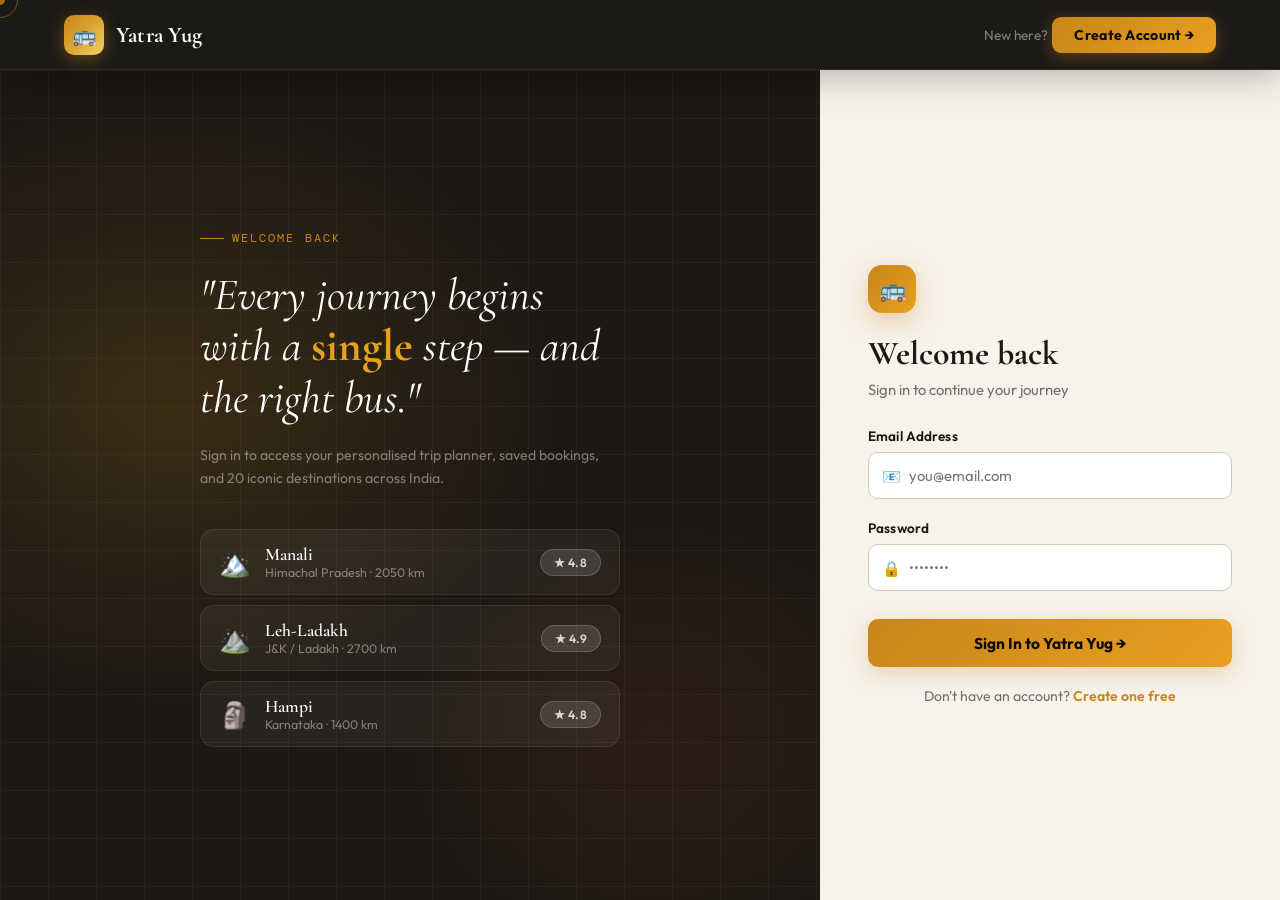
<file: plan-trip.html>
<!DOCTYPE html>
<html lang="en">
<head>
<meta charset="UTF-8"/><meta name="viewport" content="width=device-width,initial-scale=1"/>
<title>Plan Your Trip — Yatra Yug</title>
<link rel="stylesheet" href="style.css"/>
<style>
.planner-layout { display: grid; grid-template-columns: 1fr 420px; gap: 32px; padding: 48px 5%; align-items: start; }
.plan-block { background: var(--white); border-radius: 22px; padding: 30px; box-shadow: 0 2px 16px rgba(14,12,10,.07); border: 1px solid var(--cream2); margin-bottom: 24px; }
.plan-block h2 { font-family: var(--font-display); font-size: 1.35rem; color: var(--ink2); margin-bottom: 22px; display: flex; align-items: center; gap: 10px; }
.dest-pick-grid { display: grid; grid-template-columns: repeat(auto-fill, minmax(125px,1fr)); gap: 10px; max-height: 400px; overflow-y: auto; padding-right: 2px; }
.dest-pick-grid::-webkit-scrollbar { width: 4px; }
.dest-pick-grid::-webkit-scrollbar-track { background: var(--cream2); border-radius: 2px; }
.dest-pick-grid::-webkit-scrollbar-thumb { background: var(--stone); border-radius: 2px; }
.dpick {
  border: 2px solid var(--cream2); border-radius: 14px; padding: 12px 8px;
  cursor: pointer; transition: all 0.22s var(--ease);
  text-align: center; font-family: var(--font-body); background: var(--cream);
}
.dpick:hover { border-color: var(--amber); background: rgba(200,134,26,0.06); }
.dpick.sel { border-color: var(--amber); background: rgba(200,134,26,0.1); box-shadow: 0 0 0 4px rgba(200,134,26,0.1); }
.dpick .de { font-size: 1.7rem; margin-bottom: 6px; display: block; }
.dpick .dn { font-size: 0.78rem; font-weight: 700; color: var(--ink2); }
.dpick .dk { font-size: 0.7rem; color: var(--muted); }
.details-grid { display: grid; grid-template-columns: 1fr 1fr; gap: 14px; }

/* result panel */
.result-panel {
  background: var(--ink2); border-radius: 24px; padding: 30px;
  position: sticky; top: 90px;
  box-shadow: 0 20px 60px rgba(14,12,10,0.25);
  border: 1px solid rgba(255,255,255,0.07);
}
.result-panel h2 { font-family: var(--font-display); font-size: 1.3rem; color: var(--white); margin-bottom: 22px; }
.rp-empty { text-align: center; padding: 32px 0; color: rgba(247,242,235,0.4); }
.rp-empty .ri { font-size: 3rem; margin-bottom: 12px; }
.dest-selected-card {
  background: rgba(255,255,255,0.07); border: 1px solid rgba(255,255,255,0.1);
  border-radius: 14px; padding: 14px; display: flex; gap: 12px; align-items: center; margin-bottom: 20px;
}
.dsc-emoji { font-size: 1.8rem; }
.dsc-name { font-family: var(--font-display); font-size: 1.1rem; color: var(--white); font-weight: 600; }
.dsc-sub { font-size: 0.78rem; color: rgba(247,242,235,0.45); }
.cost-hero {
  background: linear-gradient(135deg, rgba(200,134,26,0.15), rgba(184,68,26,0.1));
  border: 1px solid rgba(200,134,26,0.2);
  border-radius: 16px; padding: 20px; text-align: center; margin-bottom: 18px;
}
.cost-num { font-family: var(--font-display); font-size: 2.6rem; font-weight: 700; color: var(--gold); line-height: 1; }
.cost-lbl { font-size: 0.78rem; color: rgba(247,242,235,0.45); margin-top: 5px; font-family: var(--font-mono); }
.breakdown { border-radius: 12px; overflow: hidden; margin-bottom: 18px; }
.bk-r { display: flex; justify-content: space-between; padding: 10px 14px; font-size: 0.86rem; background: rgba(255,255,255,0.05); border-bottom: 1px solid rgba(255,255,255,0.04); }
.bk-r:last-child { border-bottom: none; }
.bk-r.btot { background: rgba(200,134,26,0.15); font-weight: 700; font-size: 0.95rem; }
.bk-r.btot .bv { color: var(--amber); font-size: 1.05rem; }
.bv { font-weight: 600; color: rgba(247,242,235,0.85); }
.bk-lbl { color: rgba(247,242,235,0.55); }
.go-book { width: 100%; padding: 14px; background: linear-gradient(135deg,var(--amber),var(--terra2)); color: var(--white); border: none; border-radius: 12px; font-family: var(--font-body); font-size: 0.97rem; font-weight: 700; cursor: pointer; transition: all 0.25s var(--ease); box-shadow: 0 6px 20px rgba(200,134,26,0.35); }
.go-book:hover { transform: translateY(-2px); box-shadow: 0 12px 32px rgba(200,134,26,0.45); }

/* bus type cards */
.bus-types { display: grid; grid-template-columns: 1fr 1fr; gap: 12px; }
.bus-tc { border-radius: 14px; padding: 16px 14px; border: 2px solid var(--cream2); transition: all 0.2s; cursor: pointer; }
.bus-tc:hover { border-color: var(--amber); transform: translateY(-3px); }
.bus-tc .bt-icon { font-size: 1.6rem; margin-bottom: 8px; }
.bus-tc .bt-name { font-weight: 700; color: var(--ink2); font-size: 0.9rem; margin-bottom: 2px; }
.bus-tc .bt-rate { color: var(--amber); font-weight: 700; font-size: 0.85rem; margin-bottom: 6px; }
.bus-tc .bt-desc { font-size: 0.78rem; color: var(--muted); line-height: 1.5; }
@media(max-width:900px){.planner-layout{grid-template-columns:1fr}.result-panel{position:static}.details-grid{grid-template-columns:1fr}}
</style>
</head>
<body>
<div class="cursor" id="cursor"></div>
<div class="cursor-ring" id="cursorRing"></div>
<div class="scroll-line" id="scrollLine"></div>
<nav class="navbar scrolled" id="navbar">
  <a href="index.html" class="nav-brand"><div class="nav-logo-wrap">🚌</div><span class="nav-brand-name">Yatra</em> Yug</span></a>
  <div class="nav-links">
    <a href="destinations.html" class="nav-link hide-sm">Destinations</a>
    <div id="navUser"></div>
  </div>
</nav>
<main>
<div class="page-hero">
  <div class="eyebrow reveal" style="color:var(--amber);justify-content:center;margin-bottom:14px">Interactive Planner</div>
  <h1 class="display-l reveal d1" style="color:var(--white);margin-bottom:12px">Plan the <em style="font-style:italic;color:var(--amber2)">Perfect Trip</em></h1>
  <p class="reveal d2" style="color:rgba(247,242,235,.55);max-width:480px;margin:0 auto">Select a destination, set group size and bus type — your budget appears instantly</p>
</div>
<div class="planner-layout">
  <div>
    <div class="plan-block reveal">
      <h2>1️⃣ Choose Your Destination</h2>
      <div class="dest-pick-grid" id="dpGrid"></div>
    </div>

  </div>
  <div>
    <div class="result-panel reveal">
      <h2>💰 Budget Estimate</h2>
      <div id="rpEmpty" class="rp-empty"><div class="ri">🗺️</div><p>Select a destination to see your budget breakdown</p></div>
      <div id="rpResult" style="display:none">
        <div class="dest-selected-card" id="dscCard"></div>
        <div class="cost-hero">
          <div class="cost-num" id="perHead">₹0</div>
          <div class="cost-lbl">ESTIMATED COST PER PERSON</div>
        </div>
        <div class="breakdown">
          <div class="bk-r"><span class="bk-lbl">🚌 Bus Fare</span><span class="bv" id="r1">–</span></div>
          <div class="bk-r"><span class="bk-lbl">🏨 Accommodation</span><span class="bv" id="r2">–</span></div>
          <div class="bk-r"><span class="bk-lbl">🍽️ Food</span><span class="bv" id="r3">–</span></div>
          <div class="bk-r"><span class="bk-lbl">🎯 Sightseeing</span><span class="bv" id="r4">–</span></div>
          <div class="bk-r"><span class="bk-lbl">📦 Miscellaneous</span><span class="bv" id="r5">–</span></div>
          <div class="bk-r btot"><span>Total Estimate</span><span class="bv" id="r6">–</span></div>
        </div>
        <button class="go-book" onclick="goBook()">Book This Trip →</button>
      </div>
    </div>
  </div>
</div>
</main>
<footer><p><strong>Yatra Yug</strong> &nbsp;·&nbsp; &copy; 2024 &nbsp;·&nbsp; <a href="index.html">Home</a></p></footer>
<script src="data.js"></script>
<script>
requireLogin('plan-trip.html');
const cur=document.getElementById('cursor'),ring=document.getElementById('cursorRing');
let mx=0,my=0,rx=0,ry=0;
document.addEventListener('mousemove',e=>{mx=e.clientX;my=e.clientY;cur.style.left=mx+'px';cur.style.top=my+'px';});
function animRing(){rx+=(mx-rx)*0.14;ry+=(my-ry)*0.14;ring.style.left=rx+'px';ring.style.top=ry+'px';requestAnimationFrame(animRing);}
animRing();
window.addEventListener('scroll',()=>{const pct=window.scrollY/(document.body.scrollHeight-window.innerHeight);document.getElementById('scrollLine').style.transform=`scaleX(${pct})`;});
const ro=new IntersectionObserver(e=>e.forEach(x=>{if(x.isIntersecting)x.target.classList.add('visible');}),{threshold:0.08});
document.querySelectorAll('.reveal').forEach(el=>ro.observe(el));
renderNavUser('navUser');

const td=document.getElementById('pTD'),rd=document.getElementById('pRD');
if(td && rd){
  td.min=rd.min=today();
  td.addEventListener('change',function(){rd.min=this.value;});
}

document.getElementById('dpGrid').innerHTML=DESTINATIONS.map(d=>`
  <button class="dpick" id="dp-${d.id}" onclick="selDest(${d.id})">
    <span class="de">${d.emoji}</span>
    <div class="dn">${d.name}</div>
    <div class="dk">${d.km} km</div>
  </button>`).join('');

let sel=null;
function selDest(id){
  document.querySelectorAll('.dpick').forEach(e=>e.classList.remove('sel'));
  document.getElementById('dp-'+id).classList.add('sel');
  sel=DESTINATIONS.find(d=>d.id===id);
  document.getElementById('rpEmpty').style.display='none';
  document.getElementById('rpResult').style.display='block';
  calc();
}
function calc(){
  if(!sel)return;
  const pax=parseInt(document.getElementById('pPax')?.value || '1', 10) || 1;
  const bus=document.getElementById('pBus')?.value || 'Standard';
  const b=calcBudget(sel.km,pax,bus);
  document.getElementById('dscCard').innerHTML=`<span class="dsc-emoji">${sel.emoji}</span><div><div class="dsc-name">${sel.name}</div><div class="dsc-sub">📍 ${sel.state} · ${sel.km} km · ${bus}</div></div>`;
  document.getElementById('r1').textContent=fmt(b.fuel);
  document.getElementById('r2').textContent=fmt(b.accom);
  document.getElementById('r3').textContent=fmt(b.food);
  document.getElementById('r4').textContent=fmt(b.sight);
  document.getElementById('r5').textContent=fmt(b.misc);
  document.getElementById('r6').textContent=fmt(b.total);
  document.getElementById('perHead').textContent=fmt(b.total/pax);
}
function goBook(){if(sel)window.location.href='destination.html?id='+sel.id;}
function renderNavUser(id){
  const el=document.getElementById(id);if(!el)return;
  const u=getSession();
  if(u){el.innerHTML=`<a href="dashboard.html" class="nav-link hide-sm">My Trips</a><div class="nav-user-chip"><div class="nav-avatar">${u.name[0].toUpperCase()}</div><span class="hide-sm">${u.name.split(' ')[0]}</span></div><a href="#" onclick="logout()" class="nav-logout">Logout</a>`;}
}
</script>
</body>
</html>
</file>
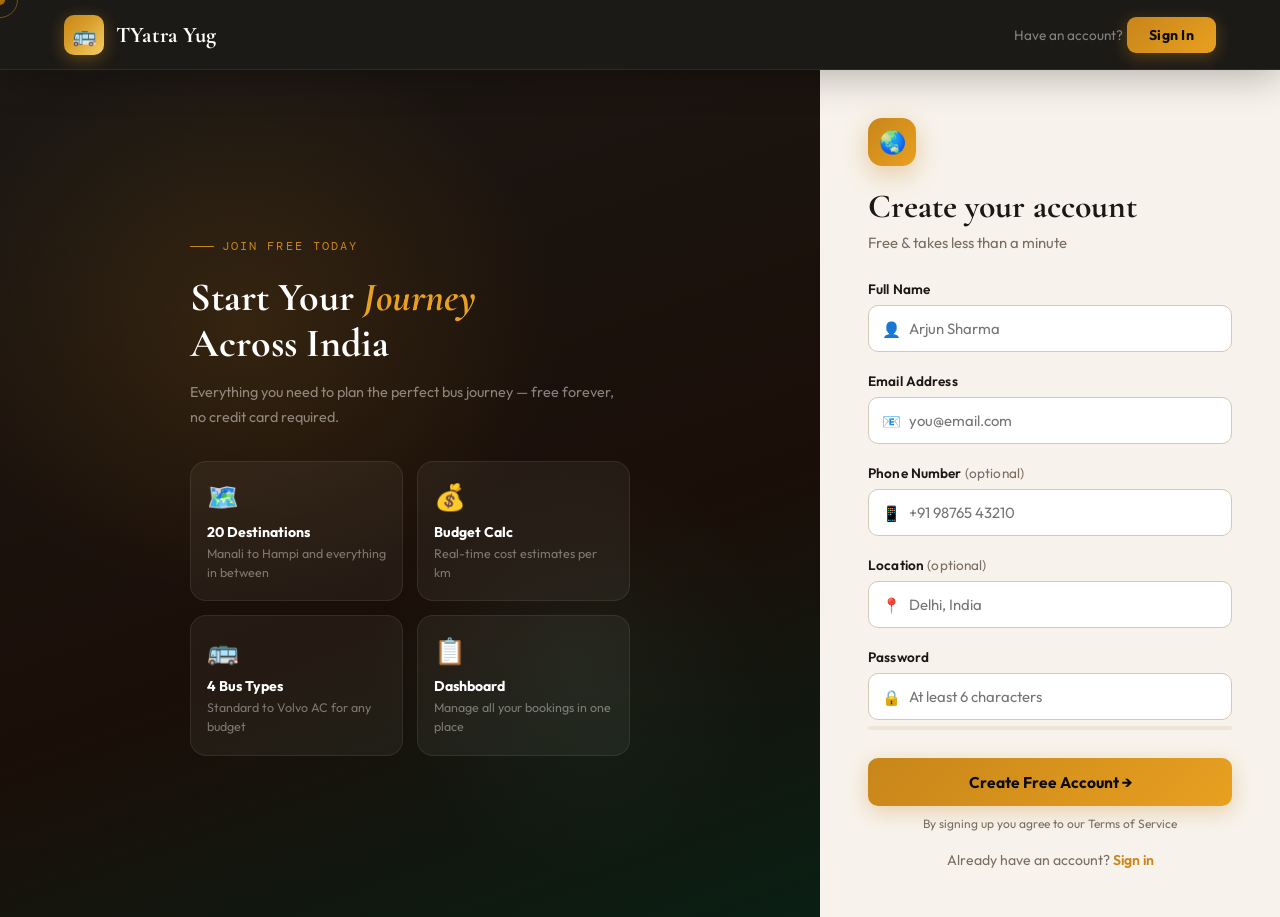
<file: register.html>
<!DOCTYPE html>
<html lang="en">
<head>
<meta charset="UTF-8"/><meta name="viewport" content="width=device-width,initial-scale=1"/>
<title>Create Account — Yatra Yug</title>
<link rel="stylesheet" href="style.css"/>
<style>
.auth-left { background: linear-gradient(160deg, var(--ink2) 0%, #1a0e08 60%, #0a1f14 100%); }
.auth-left-bg {
  position: absolute; inset: 0;
  background: radial-gradient(ellipse 70% 60% at 30% 30%, rgba(200,134,26,0.15) 0%, transparent 55%),
              radial-gradient(ellipse 50% 50% at 70% 70%, rgba(61,107,86,0.12) 0%, transparent 50%);
}
.al-inner { position: relative; z-index: 1; max-width: 440px; }
.perks-grid { display: grid; grid-template-columns: 1fr 1fr; gap: 14px; margin-top: 32px; }
.perk-card {
  background: rgba(247,242,235,0.05); border: 1px solid rgba(247,242,235,0.08);
  border-radius: 16px; padding: 18px 16px;
  transition: all 0.25s var(--ease);
}
.perk-card:hover { background: rgba(247,242,235,0.09); transform: translateY(-3px); }
.perk-icon { font-size: 1.6rem; margin-bottom: 10px; }
.perk-title { font-weight: 700; color: var(--white); font-size: 0.88rem; margin-bottom: 4px; }
.perk-desc { font-size: 0.78rem; color: rgba(247,242,235,0.42); line-height: 1.5; }

.auth-right { background: var(--cream); }
.auth-logo {
  width: 48px; height: 48px;
  background: linear-gradient(135deg, var(--amber), var(--amber2));
  border-radius: 14px; display: flex; align-items: center; justify-content: center;
  font-size: 22px; margin-bottom: 20px;
  box-shadow: 0 8px 24px rgba(200,134,26,0.35);
}
.form-row-2 { display: grid; grid-template-columns: 1fr 1fr; gap: 14px; }
.strength-bar { height: 4px; border-radius: 2px; background: var(--cream2); margin-top: 6px; overflow: hidden; }
.strength-fill { height: 100%; border-radius: 2px; transition: all 0.3s; }
</style>
</head>
<body>
<div class="cursor" id="cursor"></div>
<div class="cursor-ring" id="cursorRing"></div>
<nav class="navbar scrolled">
  <a href="index.html" class="nav-brand">
    <div class="nav-logo-wrap">🚌</div>
    <span class="nav-brand-name">TYatra</em> Yug</span>
  </a>
  <div class="nav-links">
    <span style="color:rgba(255,255,255,.45);font-size:.85rem">Have an account?</span>
    <a href="login.html" class="nav-cta">Sign In</a>
  </div>
</nav>
<main>
<div class="auth-wrap">
  <div class="auth-left">
    <div class="auth-left-bg"></div>
    <div class="al-inner">
      <div class="eyebrow" style="color:var(--amber);margin-bottom:20px">Join Free Today</div>
      <h2 style="font-family:var(--font-display);font-size:2.5rem;color:var(--white);line-height:1.15;margin-bottom:14px">
        Start Your <em style="font-style:italic;color:var(--amber2)">Journey</em><br>Across India
      </h2>
      <p style="color:rgba(247,242,235,0.5);font-size:0.9rem;line-height:1.7">
        Everything you need to plan the perfect bus journey — free forever, no credit card required.
      </p>
      <div class="perks-grid">
        <div class="perk-card">
          <div class="perk-icon">🗺️</div>
          <div class="perk-title">20 Destinations</div>
          <div class="perk-desc">Manali to Hampi and everything in between</div>
        </div>
        <div class="perk-card">
          <div class="perk-icon">💰</div>
          <div class="perk-title">Budget Calc</div>
          <div class="perk-desc">Real-time cost estimates per km</div>
        </div>
        <div class="perk-card">
          <div class="perk-icon">🚌</div>
          <div class="perk-title">4 Bus Types</div>
          <div class="perk-desc">Standard to Volvo AC for any budget</div>
        </div>
        <div class="perk-card">
          <div class="perk-icon">📋</div>
          <div class="perk-title">Dashboard</div>
          <div class="perk-desc">Manage all your bookings in one place</div>
        </div>
      </div>
    </div>
  </div>
  <div class="auth-right">
    <div class="auth-box">
      <div class="auth-logo">🌏</div>
      <h1 class="reveal">Create your account</h1>
      <p class="sub reveal d1">Free &amp; takes less than a minute</p>
      <div id="errMsg"></div>
      <div class="fg reveal d2">
        <label>Full Name</label>
        <div class="ic-wrap">
          <span class="ic">👤</span>
          <input class="fc" type="text" id="name" placeholder="Arjun Sharma" required/>
        </div>
      </div>
      <div class="fg reveal d2">
        <label>Email Address</label>
        <div class="ic-wrap">
          <span class="ic">📧</span>
          <input class="fc" type="email" id="email" placeholder="you@email.com" required/>
        </div>
      </div>
      <div class="fg reveal d3">
        <label>Phone Number <span style="color:var(--muted);font-weight:400">(optional)</span></label>
        <div class="ic-wrap">
          <span class="ic">📱</span>
          <input class="fc" type="tel" id="phone" placeholder="+91 98765 43210"/>
        </div>
      </div>
      <div class="fg reveal d3">
        <label>Location <span style="color:var(--muted);font-weight:400">(optional)</span></label>
        <div class="ic-wrap">
          <span class="ic">📍</span>
          <input class="fc" type="text" id="location" placeholder="Delhi, India"/>
        </div>
      </div>
      <div class="fg reveal d3">
        <label>Password</label>
        <div class="ic-wrap">
          <span class="ic">🔒</span>
          <input class="fc" type="password" id="pwd" placeholder="At least 6 characters" required oninput="checkStrength(this.value)"/>
        </div>
        <div class="strength-bar"><div class="strength-fill" id="strengthFill" style="width:0%"></div></div>
      </div>
      <button class="auth-submit reveal d4" onclick="doRegister()">Create Free Account →</button>
      <p style="font-size:0.75rem;color:var(--muted);text-align:center;margin-top:10px" class="reveal d4">By signing up you agree to our Terms of Service</p>
      <div class="auth-foot reveal d5">Already have an account? <a href="login.html">Sign in</a></div>
    </div>
  </div>
</div>
</main>
<script src="data.js"></script>
<script>
const cur=document.getElementById('cursor'),ring=document.getElementById('cursorRing');
let mx=0,my=0,rx=0,ry=0;
document.addEventListener('mousemove',e=>{mx=e.clientX;my=e.clientY;cur.style.left=mx+'px';cur.style.top=my+'px';});
function animRing(){rx+=(mx-rx)*0.14;ry+=(my-ry)*0.14;ring.style.left=rx+'px';ring.style.top=ry+'px';requestAnimationFrame(animRing);}
animRing();
const ro=new IntersectionObserver(e=>e.forEach(x=>{if(x.isIntersecting)x.target.classList.add('visible');}),{threshold:0.1});
document.querySelectorAll('.reveal').forEach(el=>ro.observe(el));
if(getSession()) window.location.href='dashboard.html';
function checkStrength(pwd) {
  const fill=document.getElementById('strengthFill');
  let score=0;
  if(pwd.length>=6) score++;
  if(pwd.length>=10) score++;
  if(/[A-Z]/.test(pwd)) score++;
  if(/[0-9]/.test(pwd)) score++;
  const colors=['#e74c3c','#e67e22','#f1c40f','#27ae60'];
  fill.style.width=(score*25)+'%';
  fill.style.background=colors[score-1]||'transparent';
}
async function doRegister(){
  const name=document.getElementById('name').value.trim();
  const email=document.getElementById('email').value.trim().toLowerCase();
  const phone=document.getElementById('phone').value.trim();
  const location=document.getElementById('location').value.trim();
  const pwd=document.getElementById('pwd').value;
  if(!name||!email||!pwd){showErr('Please fill all required fields.');return;}
  if(pwd.length<6){showErr('Password must be at least 6 characters.');return;}
  try{
    const user=await apiRegisterUser({name,email,phone,location,password_hash:hashSimple(pwd)});
    setSession({id:user.id,name:user.name,email:user.email});
    window.location.href='dashboard.html';
  }catch(err){
    showErr(err.message||'Unable to create account right now.');
  }
}
function showErr(msg){document.getElementById('errMsg').innerHTML=`<div class="alert alert-err">⚠️ ${msg}</div>`;}
</script>
</body>
</html>
</file>
<file: style.css>
@import url('https://fonts.googleapis.com/css2?family=Cormorant+Garamond:ital,wght@0,400;0,600;0,700;1,400;1,600&family=Outfit:wght@300;400;500;600;700&family=DM+Mono:wght@400;500&display=swap');

/* ═══════════════════════════════════════════
   TOKENS
═══════════════════════════════════════════ */
:root {
  --ink:      #0e0c0a;
  --ink2:     #1c1814;
  --amber:    #c8861a;
  --amber2:   #e8a020;
  --gold:     #f0c040;
  --terra:    #b8441a;
  --terra2:   #d4572a;
  --sage:     #3d6b56;
  --sage2:    #52876e;
  --cream:    #f7f2eb;
  --cream2:   #ede5d8;
  --stone:    #d4c9b8;
  --muted:    #7a6e62;
  --white:    #ffffff;

  --font-display: 'Cormorant Garamond', Georgia, serif;
  --font-body:    'Outfit', sans-serif;
  --font-mono:    'DM Mono', monospace;

  --ease:     cubic-bezier(0.22, 1, 0.36, 1);
  --ease2:    cubic-bezier(0.16, 1, 0.3, 1);
  --r:        14px;
  --r2:       22px;
}

/* ═══════════════════════════════════════════
   RESET & BASE
═══════════════════════════════════════════ */
*, *::before, *::after { box-sizing: border-box; margin: 0; padding: 0; }
html { scroll-behavior: smooth; font-size: 16px; }
body {
  font-family: var(--font-body);
  background: var(--cream);
  color: var(--ink);
  min-height: 100vh;
  overflow-x: hidden;
  cursor: none;
}
img { display: block; max-width: 100%; }
a { text-decoration: none; color: inherit; }

/* ── CUSTOM CURSOR ── */
.cursor {
  width: 10px; height: 10px;
  background: var(--amber);
  border-radius: 50%;
  position: fixed; top: 0; left: 0;
  pointer-events: none; z-index: 9999;
  transform: translate(-50%, -50%);
  transition: transform 0.08s, width 0.3s var(--ease), height 0.3s var(--ease), background 0.3s;
  mix-blend-mode: difference;
}
.cursor-ring {
  width: 36px; height: 36px;
  border: 1.5px solid rgba(200, 134, 26, 0.5);
  border-radius: 50%;
  position: fixed; top: 0; left: 0;
  pointer-events: none; z-index: 9998;
  transform: translate(-50%, -50%);
  transition: all 0.18s var(--ease);
}
body:hover .cursor { opacity: 1; }
a:hover ~ .cursor, button:hover ~ .cursor { width: 18px; height: 18px; }

/* ── NOISE TEXTURE ── */
.noise::after {
  content: '';
  position: absolute; inset: 0;
  background-image: url("data:image/svg+xml,%3Csvg viewBox='0 0 200 200' xmlns='http://www.w3.org/2000/svg'%3E%3Cfilter id='n'%3E%3CfeTurbulence type='fractalNoise' baseFrequency='0.9' numOctaves='4' stitchTiles='stitch'/%3E%3C/filter%3E%3Crect width='100%25' height='100%25' filter='url(%23n)' opacity='0.04'/%3E%3C/svg%3E");
  pointer-events: none; z-index: 1;
}

/* ═══════════════════════════════════════════
   NAVBAR
═══════════════════════════════════════════ */
.navbar {
  position: fixed; top: 0; left: 0; right: 0; z-index: 900;
  height: 70px;
  display: flex; align-items: center; justify-content: space-between;
  padding: 0 5%;
  transition: all 0.4s var(--ease);
}
.navbar.scrolled {
  background: rgba(14, 12, 10, 0.94);
  backdrop-filter: blur(16px) saturate(180%);
  border-bottom: 1px solid rgba(200, 134, 26, 0.15);
  box-shadow: 0 4px 40px rgba(0,0,0,0.3);
}
.nav-brand {
  display: flex; align-items: center; gap: 12px;
}
.nav-logo-wrap {
  width: 40px; height: 40px;
  background: linear-gradient(135deg, var(--amber), var(--gold));
  border-radius: 10px;
  display: flex; align-items: center; justify-content: center;
  font-size: 20px;
  box-shadow: 0 4px 16px rgba(200, 134, 26, 0.4);
  position: relative; overflow: hidden;
}
.nav-logo-wrap::before {
  content: '';
  position: absolute; inset: 0;
  background: linear-gradient(135deg, transparent 40%, rgba(255,255,255,0.2));
}
.nav-brand-name {
  font-family: var(--font-display);
  font-size: 1.4rem; font-weight: 700;
  color: var(--white);
  letter-spacing: 0.01em;
}
.nav-brand-name em { font-style: italic; color: var(--amber2); }
.nav-links { display: flex; align-items: center; gap: 4px; }
.nav-link {
  color: rgba(255,255,255,0.65);
  padding: 8px 16px; border-radius: 8px;
  font-size: 0.88rem; font-weight: 500;
  transition: all 0.2s; letter-spacing: 0.01em;
}
.nav-link:hover { color: var(--white); background: rgba(255,255,255,0.08); }
.nav-link.active { color: var(--amber2); }
.nav-cta {
  background: linear-gradient(135deg, var(--amber), var(--amber2));
  color: var(--ink) !important;
  padding: 9px 22px; border-radius: 9px;
  font-size: 0.88rem; font-weight: 700;
  box-shadow: 0 4px 16px rgba(200,134,26,0.35);
  transition: all 0.25s var(--ease);
  letter-spacing: 0.02em;
}
.nav-cta:hover {
  transform: translateY(-2px);
  box-shadow: 0 8px 24px rgba(200,134,26,0.45);
}
.nav-user-chip {
  display: flex; align-items: center; gap: 8px;
  background: rgba(255,255,255,0.08);
  border: 1px solid rgba(255,255,255,0.12);
  padding: 6px 14px 6px 8px;
  border-radius: 50px; color: var(--white);
  font-size: 0.85rem; font-weight: 500;
}
.nav-avatar {
  width: 28px; height: 28px;
  background: linear-gradient(135deg, var(--sage), var(--sage2));
  border-radius: 50%;
  display: flex; align-items: center; justify-content: center;
  font-size: 12px; font-weight: 800; color: white;
}
.nav-logout {
  color: rgba(255,255,255,0.45); font-size: 0.82rem;
  padding: 5px 10px; border: 1px solid rgba(255,255,255,0.14);
  border-radius: 7px; margin-left: 4px;
  transition: all 0.2s;
}
.nav-logout:hover { color: var(--white); border-color: rgba(255,255,255,0.3); }
main { padding-top: 70px; }

/* ═══════════════════════════════════════════
   TYPOGRAPHY
═══════════════════════════════════════════ */
.display-xl {
  font-family: var(--font-display);
  font-size: clamp(3.2rem, 7vw, 5.5rem);
  font-weight: 700;
  line-height: 1.03;
  letter-spacing: -0.01em;
}
.display-l {
  font-family: var(--font-display);
  font-size: clamp(2.2rem, 4.5vw, 3.5rem);
  font-weight: 700; line-height: 1.1;
}
.display-m {
  font-family: var(--font-display);
  font-size: clamp(1.5rem, 2.5vw, 2rem);
  font-weight: 600;
}
.eyebrow {
  font-family: var(--font-mono);
  font-size: 0.72rem;
  letter-spacing: 0.18em;
  text-transform: uppercase;
  color: var(--amber);
  display: inline-flex; align-items: center; gap: 8px;
}
.eyebrow::before {
  content: '';
  width: 24px; height: 1px;
  background: var(--amber);
}

/* ═══════════════════════════════════════════
   BUTTONS
═══════════════════════════════════════════ */
.btn {
  display: inline-flex; align-items: center; gap: 8px;
  padding: 14px 30px; border: none; border-radius: 12px;
  font-family: var(--font-body); font-size: 0.93rem;
  font-weight: 600; cursor: pointer; text-decoration: none;
  transition: all 0.3s var(--ease);
  position: relative; overflow: hidden;
  letter-spacing: 0.02em;
}
.btn::after {
  content: '';
  position: absolute; inset: 0;
  background: linear-gradient(135deg, rgba(255,255,255,0.15), transparent);
  opacity: 0; transition: opacity 0.3s;
}
.btn:hover::after { opacity: 1; }
.btn-amber {
  background: linear-gradient(135deg, var(--amber), var(--amber2));
  color: var(--ink);
  box-shadow: 0 6px 20px rgba(200,134,26,0.35);
}
.btn-amber:hover { transform: translateY(-3px); box-shadow: 0 12px 32px rgba(200,134,26,0.45); }
.btn-dark {
  background: var(--ink2);
  color: var(--white);
  border: 1px solid rgba(255,255,255,0.1);
}
.btn-dark:hover { background: var(--ink); transform: translateY(-2px); }
.btn-outline {
  background: transparent;
  color: var(--ink);
  border: 2px solid var(--ink);
}
.btn-outline:hover { background: var(--ink); color: var(--white); }
.btn-ghost-light {
  background: rgba(255,255,255,0.1);
  color: var(--white);
  border: 1px solid rgba(255,255,255,0.2);
  backdrop-filter: blur(8px);
}
.btn-ghost-light:hover { background: rgba(255,255,255,0.18); transform: translateY(-2px); }
.btn-sm { padding: 9px 20px; font-size: 0.83rem; }

/* ═══════════════════════════════════════════
   SECTIONS
═══════════════════════════════════════════ */
.section { padding: 100px 5%; }
.section-sm { padding: 64px 5%; }
.section-dark { background: var(--ink2); }
.section-cream { background: var(--cream); }
.section-cream2 { background: var(--cream2); }

/* ═══════════════════════════════════════════
   FORM ELEMENTS
═══════════════════════════════════════════ */
.fg { margin-bottom: 20px; }
.fg label {
  display: block; font-weight: 600;
  margin-bottom: 7px; font-size: 0.85rem;
  color: var(--ink2); letter-spacing: 0.01em;
}
.fc {
  width: 100%; padding: 13px 16px;
  border: 1.5px solid var(--stone);
  border-radius: 10px;
  font-family: var(--font-body); font-size: 0.93rem;
  color: var(--ink); background: var(--white);
  transition: all 0.2s; outline: none;
}
.fc:focus {
  border-color: var(--amber);
  box-shadow: 0 0 0 3px rgba(200,134,26,0.12);
}
.fc-dark {
  background: rgba(255,255,255,0.08);
  border-color: rgba(255,255,255,0.15);
  color: var(--white);
}
.fc-dark::placeholder { color: rgba(255,255,255,0.35); }
.fc-dark:focus { border-color: var(--amber); background: rgba(255,255,255,0.12); }
.fc-dark option { background: #1c1814; }
.ic-wrap { position: relative; }
.ic-wrap .ic {
  position: absolute; left: 14px; top: 50%;
  transform: translateY(-50%); pointer-events: none; font-size: 0.95rem;
}
.ic-wrap .fc { padding-left: 40px; }

/* ═══════════════════════════════════════════
   BADGES
═══════════════════════════════════════════ */
.badge {
  display: inline-flex; align-items: center; gap: 5px;
  padding: 5px 13px; border-radius: 50px;
  font-size: 0.75rem; font-weight: 600;
  letter-spacing: 0.03em;
}
.badge-amber  { background: rgba(200,134,26,0.12); color: var(--amber); border: 1px solid rgba(200,134,26,0.2); }
.badge-terra  { background: rgba(184,68,26,0.1);   color: var(--terra2); border: 1px solid rgba(184,68,26,0.2); }
.badge-sage   { background: rgba(61,107,86,0.1);   color: var(--sage2); border: 1px solid rgba(61,107,86,0.2); }
.badge-stone  { background: rgba(212,201,184,0.4); color: var(--muted); border: 1px solid var(--stone); }
.badge-dark   { background: rgba(255,255,255,0.12); color: rgba(255,255,255,0.8); border: 1px solid rgba(255,255,255,0.18); }

/* ═══════════════════════════════════════════
   ALERTS
═══════════════════════════════════════════ */
.alert { padding: 12px 16px; border-radius: 10px; font-size: 0.88rem; font-weight: 500; margin-bottom: 16px; }
.alert-err { background: rgba(184,68,26,0.1); color: var(--terra2); border: 1px solid rgba(184,68,26,0.2); }
.alert-ok  { background: rgba(61,107,86,0.1);  color: var(--sage2);  border: 1px solid rgba(61,107,86,0.2); }

/* ═══════════════════════════════════════════
   ANIMATIONS
═══════════════════════════════════════════ */
@keyframes fadeUp   { from { opacity:0; transform:translateY(32px); } to { opacity:1; transform:translateY(0); } }
@keyframes fadeIn   { from { opacity:0; } to { opacity:1; } }
@keyframes slideRight { from { opacity:0; transform:translateX(-28px); } to { opacity:1; transform:translateX(0); } }
@keyframes scaleIn  { from { opacity:0; transform:scale(0.92); } to { opacity:1; transform:scale(1); } }
@keyframes shimmer  { 0%{background-position:-200% 0} 100%{background-position:200% 0} }
@keyframes float    { 0%,100%{transform:translateY(0)} 50%{transform:translateY(-12px)} }
@keyframes spin     { to{transform:rotate(360deg)} }
@keyframes pulseGlow { 0%,100%{box-shadow:0 0 0 0 rgba(200,134,26,0.4)} 50%{box-shadow:0 0 0 14px rgba(200,134,26,0)} }

.reveal { opacity: 0; transform: translateY(28px); transition: all 0.8s var(--ease); }
.reveal.visible { opacity: 1; transform: translateY(0); }
.reveal-left { opacity: 0; transform: translateX(-28px); transition: all 0.8s var(--ease); }
.reveal-left.visible { opacity: 1; transform: translateX(0); }
.reveal-scale { opacity: 0; transform: scale(0.94); transition: all 0.7s var(--ease); }
.reveal-scale.visible { opacity: 1; transform: scale(1); }
[class*="reveal"].d1 { transition-delay: 0.1s; }
[class*="reveal"].d2 { transition-delay: 0.2s; }
[class*="reveal"].d3 { transition-delay: 0.3s; }
[class*="reveal"].d4 { transition-delay: 0.4s; }
[class*="reveal"].d5 { transition-delay: 0.5s; }

/* ═══════════════════════════════════════════
   MARQUEE
═══════════════════════════════════════════ */
.marquee-strip { overflow: hidden; background: var(--amber); padding: 14px 0; }
.marquee-track { display: flex; width: max-content; animation: marquee 38s linear infinite; }
.marquee-item {
  padding: 0 32px;
  color: var(--ink);
  font-family: var(--font-display);
  font-size: 0.95rem; font-weight: 600;
  font-style: italic;
  display: flex; align-items: center; gap: 10px;
  white-space: nowrap;
}
.marquee-dot { width: 5px; height: 5px; background: var(--ink); border-radius: 50%; opacity: 0.4; }
@keyframes marquee { 0%{transform:translateX(0)} 100%{transform:translateX(-50%)} }

/* ═══════════════════════════════════════════
   DESTINATION CARD
═══════════════════════════════════════════ */
.dest-card {
  position: relative; border-radius: 20px; overflow: hidden;
  display: block; text-decoration: none; color: inherit;
  transition: transform 0.4s var(--ease), box-shadow 0.4s var(--ease);
  transform-style: preserve-3d;
  box-shadow: 0 4px 24px rgba(14,12,10,0.1);
}
.dest-card:hover {
  transform: translateY(-10px) rotateX(2deg);
  box-shadow: 0 24px 56px rgba(14,12,10,0.2);
}
.dest-card-img {
  height: 240px; position: relative; overflow: hidden;
}
.dest-card-img-bg {
  width: 100%; height: 100%;
  transition: transform 0.6s var(--ease);
  display: flex; align-items: center; justify-content: center;
}
.dest-card:hover .dest-card-img-bg { transform: scale(1.08); }
.dest-card-img::after {
  content: '';
  position: absolute; inset: 0;
  background: linear-gradient(0deg, rgba(14,12,10,0.75) 0%, rgba(14,12,10,0.1) 55%);
}
.dest-card-emoji {
  position: absolute; top: 16px; left: 16px; z-index: 2;
  font-size: 2.4rem; filter: drop-shadow(0 2px 8px rgba(0,0,0,0.4));
}
.dest-card-rating {
  position: absolute; top: 14px; right: 14px; z-index: 2;
  background: rgba(14,12,10,0.5); backdrop-filter: blur(10px);
  border: 1px solid rgba(255,255,255,0.2);
  color: var(--gold); padding: 4px 10px;
  border-radius: 50px; font-size: 0.78rem; font-weight: 600;
  display: flex; align-items: center; gap: 4px;
}
.dest-card-title-wrap {
  position: absolute; bottom: 16px; left: 16px; right: 16px; z-index: 2;
}
.dest-card-name {
  font-family: var(--font-display);
  font-size: 1.5rem; font-weight: 700;
  color: var(--white); line-height: 1.1;
}
.dest-card-state { color: rgba(255,255,255,0.65); font-size: 0.8rem; margin-top: 2px; }
.dest-card-body { background: var(--white); padding: 18px; }
.dest-card-tags { display: flex; gap: 7px; flex-wrap: wrap; margin-bottom: 12px; }
.dest-card-stats {
  display: flex; gap: 0;
  border-top: 1px solid var(--cream2); padding-top: 12px;
}
.dcs { flex: 1; text-align: center; font-size: 0.78rem; color: var(--muted); border-right: 1px solid var(--cream2); }
.dcs:last-child { border-right: none; }
.dcs strong { display: block; font-size: 0.9rem; color: var(--ink); font-weight: 700; margin-bottom: 1px; }

/* ═══════════════════════════════════════════
   FOOTER
═══════════════════════════════════════════ */
footer {
  background: var(--ink);
  color: rgba(255,255,255,0.4);
  text-align: center; padding: 28px 5%;
  font-size: 0.83rem; border-top: 1px solid rgba(255,255,255,0.06);
}
footer a { color: var(--amber); }
footer strong { color: rgba(255,255,255,0.7); }

/* ═══════════════════════════════════════════
   PAGE HERO (inner pages)
═══════════════════════════════════════════ */
.page-hero {
  background: var(--ink2); padding: 72px 5% 56px;
  text-align: center; position: relative; overflow: hidden;
}
.page-hero::before {
  content: '';
  position: absolute; width: 600px; height: 600px;
  background: radial-gradient(circle, rgba(200,134,26,0.18), transparent 70%);
  top: -200px; right: -100px; border-radius: 50%;
}
.page-hero::after {
  content: '';
  position: absolute; width: 400px; height: 400px;
  background: radial-gradient(circle, rgba(184,68,26,0.12), transparent 70%);
  bottom: -100px; left: -80px; border-radius: 50%;
}
.page-hero * { position: relative; z-index: 1; }

/* ═══════════════════════════════════════════
   FILTER BAR
═══════════════════════════════════════════ */
.filter-bar {
  background: var(--white);
  border-bottom: 1px solid var(--cream2);
  padding: 14px 5%;
  display: flex; align-items: center; gap: 8px;
  flex-wrap: wrap; position: sticky; top: 70px; z-index: 200;
  backdrop-filter: blur(12px);
}
.filter-pill {
  padding: 7px 18px; border-radius: 50px;
  border: 1.5px solid var(--stone);
  font-size: 0.82rem; font-weight: 600;
  cursor: pointer; transition: all 0.2s;
  background: transparent; color: var(--muted);
  font-family: var(--font-body); letter-spacing: 0.01em;
}
.filter-pill:hover { border-color: var(--amber); color: var(--amber); }
.filter-pill.active {
  border-color: var(--amber); background: var(--amber);
  color: var(--ink);
}
.filter-search {
  margin-left: auto; display: flex; align-items: center; gap: 8px;
}
.filter-search input {
  padding: 8px 16px; border: 1.5px solid var(--stone);
  border-radius: 50px; font-family: var(--font-body);
  font-size: 0.85rem; outline: none; width: 200px;
  transition: all 0.2s; background: var(--cream);
}
.filter-search input:focus { border-color: var(--amber); background: var(--white); }
.filter-search button {
  background: var(--ink); color: var(--white);
  border: none; border-radius: 50px;
  padding: 8px 18px; font-family: var(--font-body);
  font-size: 0.82rem; font-weight: 600; cursor: pointer;
}

/* ═══════════════════════════════════════════
   AUTH LAYOUT
═══════════════════════════════════════════ */
.auth-wrap { min-height: calc(100vh - 70px); display: flex; }
.auth-left {
  flex: 1; display: flex; align-items: center;
  justify-content: center; padding: 60px 52px;
  position: relative; overflow: hidden;
}
.auth-right {
  flex: 0 0 460px; display: flex; align-items: center;
  justify-content: center; padding: 48px;
  background: var(--cream);
}
.auth-box { width: 100%; max-width: 380px; }
.auth-box h1 {
  font-family: var(--font-display);
  font-size: 2.1rem; color: var(--ink2); margin-bottom: 6px;
}
.auth-box .sub { color: var(--muted); margin-bottom: 28px; font-size: 0.93rem; }
.auth-submit {
  width: 100%; padding: 14px;
  background: linear-gradient(135deg, var(--amber), var(--amber2));
  color: var(--ink); border: none; border-radius: 10px;
  font-family: var(--font-body); font-size: 0.97rem; font-weight: 700;
  cursor: pointer; margin-top: 8px;
  box-shadow: 0 6px 20px rgba(200,134,26,0.3);
  transition: all 0.25s var(--ease);
}
.auth-submit:hover { transform: translateY(-2px); box-shadow: 0 10px 28px rgba(200,134,26,0.4); }
.auth-foot { text-align: center; margin-top: 20px; color: var(--muted); font-size: 0.88rem; }
.auth-foot a { color: var(--amber); font-weight: 600; }

/* ═══════════════════════════════════════════
   SCROLL INDICATOR
═══════════════════════════════════════════ */
.scroll-line {
  position: fixed; top: 0; left: 0; right: 0; height: 3px; z-index: 9997;
  background: linear-gradient(90deg, var(--amber), var(--terra2));
  transform-origin: left; transform: scaleX(0);
  transition: transform 0.1s linear;
}

/* ═══════════════════════════════════════════
   UTILITY
═══════════════════════════════════════════ */
.text-amber { color: var(--amber); }
.text-muted { color: var(--muted); }
.text-white { color: var(--white); }
.grid-3 { display: grid; grid-template-columns: repeat(auto-fill, minmax(300px,1fr)); gap: 24px; }
.grid-4 { display: grid; grid-template-columns: repeat(auto-fill, minmax(260px,1fr)); gap: 22px; }
.divider { height: 1px; background: var(--cream2); margin: 8px 0; }

@media (max-width: 900px) {
  .auth-left { display: none; }
  .auth-right { flex: 1; }
  .section { padding: 68px 4%; }
  .navbar { padding: 0 4%; }
}
@media (max-width: 640px) {
  .display-xl { font-size: 2.4rem; }
  .hide-sm { display: none; }
}
</file>
